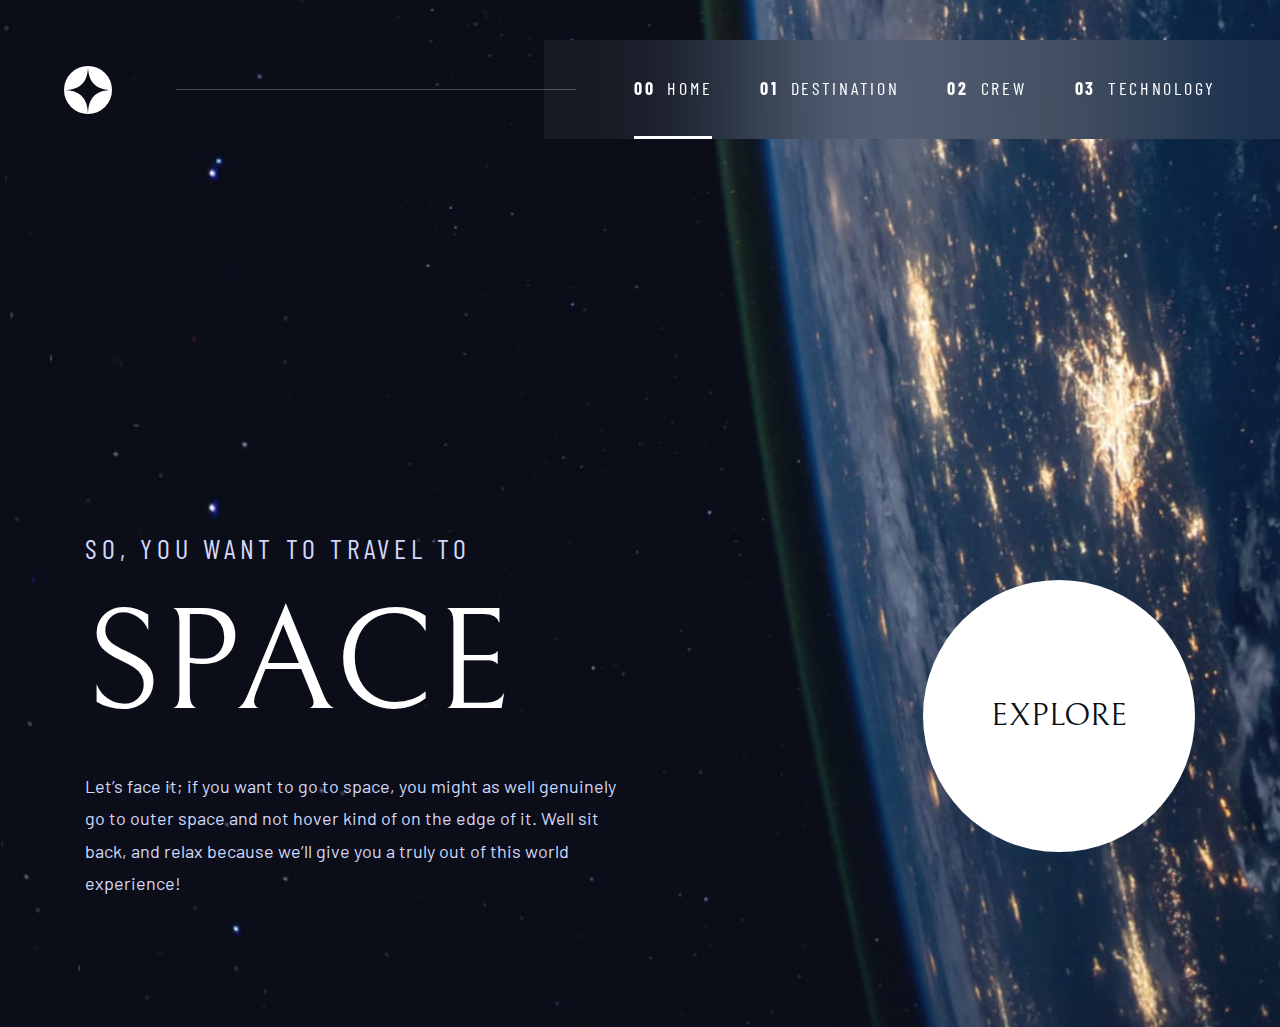
<file: index.html>
<!DOCTYPE html>
<html lang="en">
  <head>
    <meta charset="UTF-8">

    <!-- Google fonts -->
    <link rel="preconnect" href="https://fonts.googleapis.com">
    <link rel="preconnect" href="https://fonts.gstatic.com" crossorigin>
    <link href="https://fonts.googleapis.com/css2?family=Barlow+Condensed:wght@400;700&family=Bellefair&family=Barlow:wght@400;700&display=swap"
            rel="stylesheet">

    <link href="index.css" rel="stylesheet">
    <script src="index.js" defer></script>

    <meta name="viewport" content="width=device-width, initial-scale=1.0">

    <link rel="icon" type="image/png" sizes="32x32" href="./assets/favicon-32x32.png">
    <meta name="description" content="Solution to Frontend Mentor's Space tourism website design challenge.">
    <title>Frontend Mentor | Space tourism website</title>
  </head>
  <body class="home">

    <a class="skip-to-content" href="#main">Skip to content</a>

    <header class="primary-header flex">
      <div class="logo">
        <img src="./assets/shared/logo.svg" alt="space tourism logo" width="48" height="48">
      </div>
      <button class="mobile-nav-toggle" aria-controls="primary-navigation" aria-expanded="false">
        <span class="sr-only">Menu</span></button>
      <nav>
        <ul id="primary-navigation" data-visible="false" class="primary-navigation navigation-list underline-indicators flex">
          <li class="active">
            <a class="ff-sans-cond uppercase text-white letter-spacing-2" href="index.html">
              <span aria-hidden="true">00</span>Home</a>
          </li>
          <li>
            <a class="ff-sans-cond uppercase text-white letter-spacing-2" href="destination.html">
              <span aria-hidden="true">01</span>Destination</a>
          </li>
          <li>
            <a class="ff-sans-cond uppercase text-white letter-spacing-2" href="crew.html">
              <span aria-hidden="true">02</span>Crew</a>
          </li>
          <li>
            <a class="ff-sans-cond uppercase text-white letter-spacing-2" href="technology.html">
              <span aria-hidden="true">03</span>Technology</a>
          </li>
        </ul>
      </nav>
    </header>

    <main id="main" class="max-container">
      <div class="base-container">

        <div class="page-content grid">

          <!-- text -->
          <div class="page-content__text">
            <h1 class="ff-sans-cond fs-500 text-accent uppercase letter-spacing-1">So, you want to travel to <span class="d-block ff-serif fs-900 text-white letter-spacing-0">Space</span></h1>
            <p class="text-accent">Let’s face it; if you want to go to space, you might as well genuinely go to outer space and not hover kind of on the edge of it. Well sit back, and relax because we’ll give you a truly out of this world experience!</p>
          </div>

          <!-- images -->
          <div class="page-content__image">
            <a href="destination.html" class="display-button bg-white text-dark ff-serif uppercase">Explore</a>
          </div>

        </div>
      </div>

    </div>

  </body>
</html>
</file>
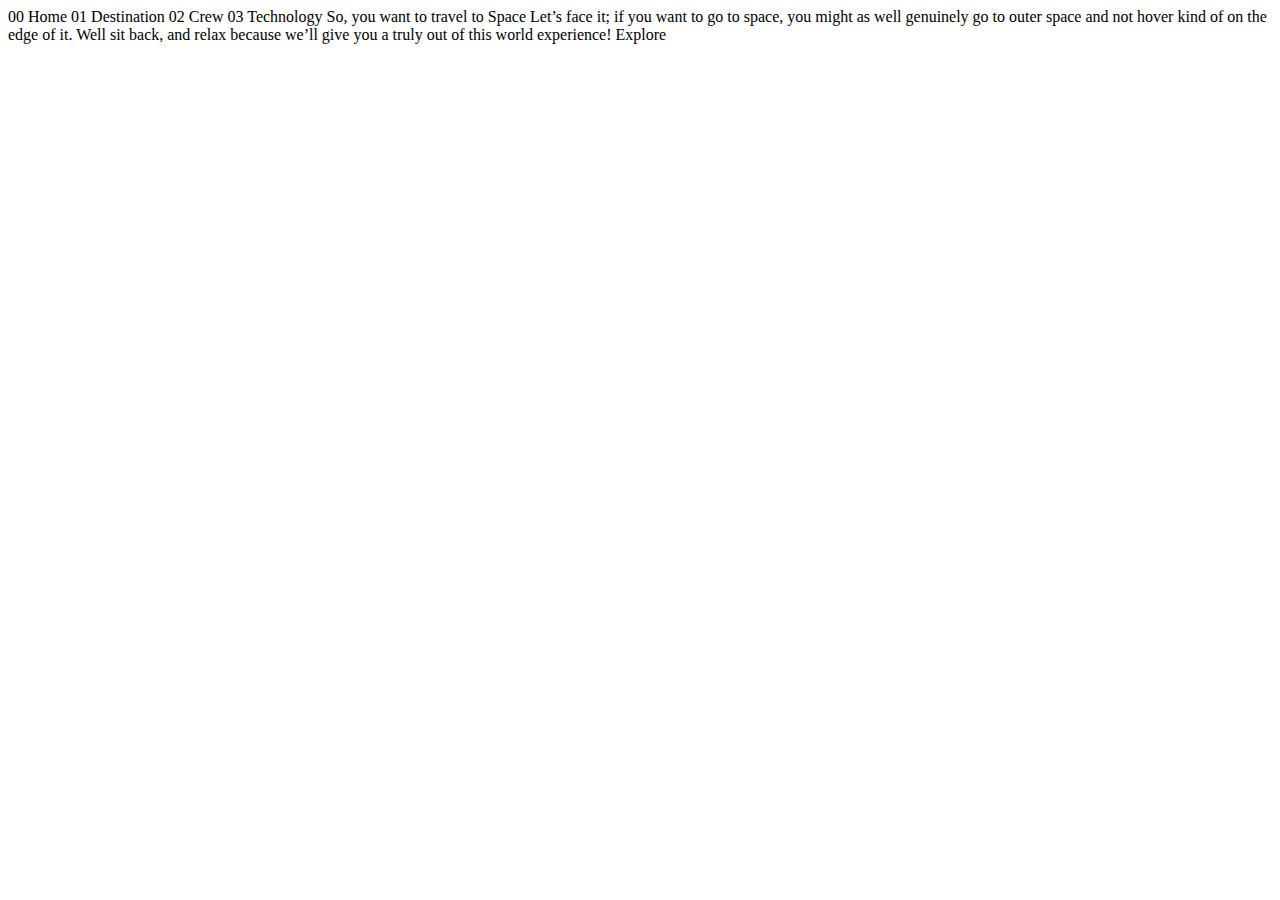
<file: starter-code/index.html>
<!DOCTYPE html>
<html lang="en">
<head>
  <meta charset="UTF-8">
  <meta name="viewport" content="width=device-width, initial-scale=1.0">

  <link rel="icon" type="image/png" sizes="32x32" href="./assets/favicon-32x32.png">
  
  <title>Frontend Mentor | Space tourism website</title>
</head>
<body>

  00 Home
  01 Destination
  02 Crew
  03 Technology

  So, you want to travel to
  Space
  Let’s face it; if you want to go to space, you might as well genuinely go to 
  outer space and not hover kind of on the edge of it. Well sit back, and relax 
  because we’ll give you a truly out of this world experience!

  Explore

</body>
</html>
</file>
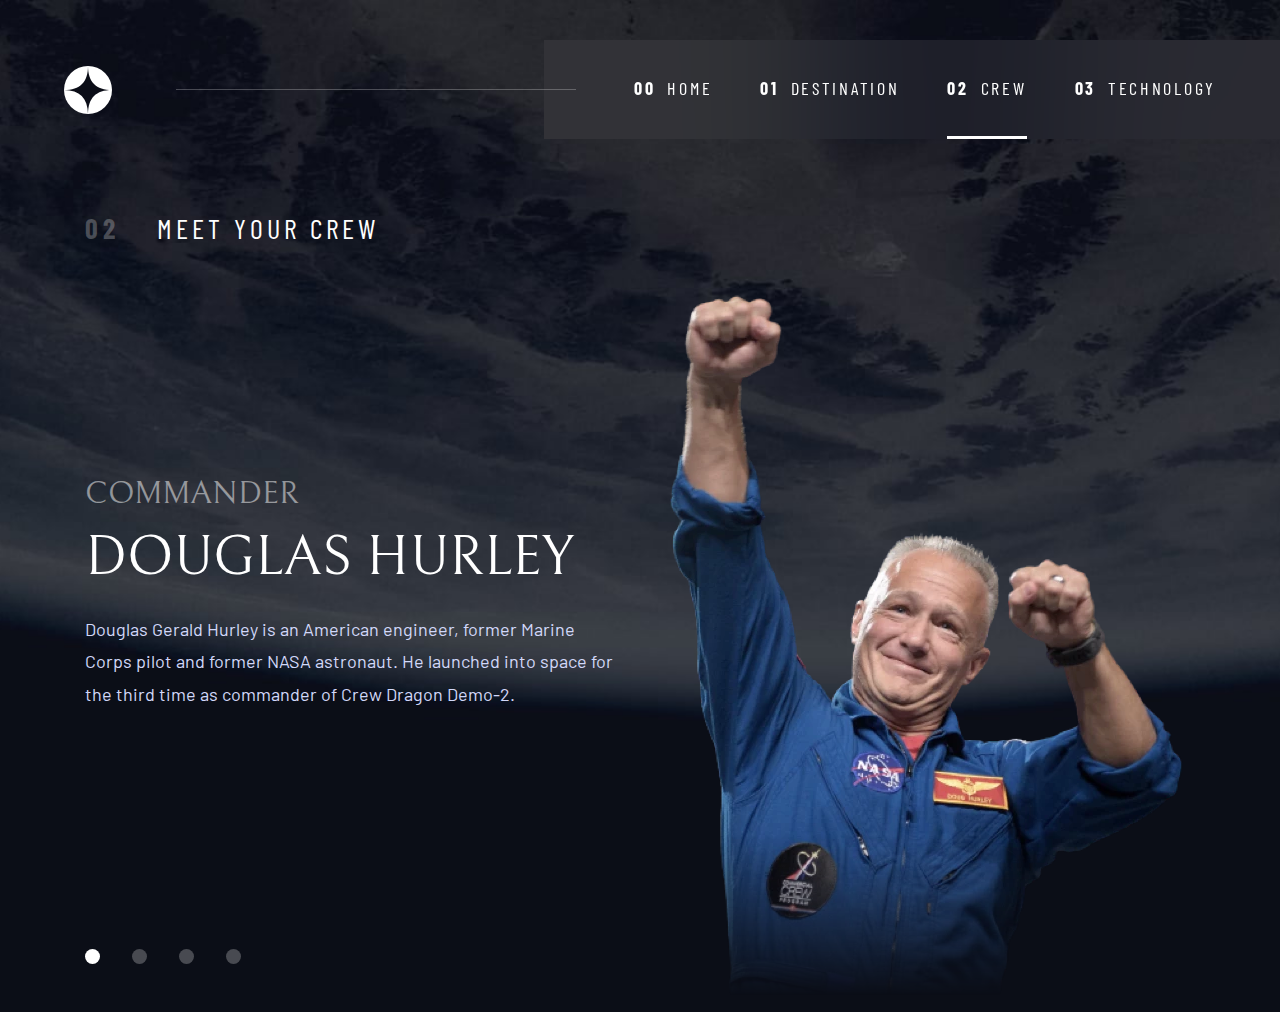
<file: crew.html>
<!DOCTYPE html>
<html lang="en">
  <head>
    <meta charset="UTF-8">

    <!-- Google fonts -->
    <link rel="preconnect" href="https://fonts.googleapis.com">
    <link rel="preconnect" href="https://fonts.gstatic.com" crossorigin>
    <link href="https://fonts.googleapis.com/css2?family=Barlow+Condensed:wght@400;700&family=Bellefair&family=Barlow:wght@400;700&display=swap"
            rel="stylesheet">

    <link href="index.css" rel="stylesheet">
    <script src="index.js" defer></script>

    <meta name="viewport" content="width=device-width, initial-scale=1.0">

    <link rel="icon" type="image/png" sizes="32x32" href="./assets/favicon-32x32.png">
    <meta name="description" content="Solution to Frontend Mentor's Space tourism website design challenge.">
    <title>Frontend Mentor | Space tourism website</title>
  </head>
  <body class="crew">

    <a class="skip-to-content" href="#main">Skip to content</a>

    <header class="primary-header flex">
      <div class="logo">
        <img src="./assets/shared/logo.svg" alt="space tourism logo" width="48" height="48">
      </div>
      <button class="mobile-nav-toggle" aria-controls="primary-navigation" aria-expanded="false">
        <span class="sr-only">Menu</span></button>
      <nav>
        <ul id="primary-navigation" data-visible="false" class="primary-navigation navigation-list underline-indicators flex">
          <li>
            <a class="ff-sans-cond uppercase text-white letter-spacing-2" href="index.html">
              <span aria-hidden="true">00</span>Home</a>
          </li>
          <li>
            <a class="ff-sans-cond uppercase text-white letter-spacing-2" href="destination.html">
              <span aria-hidden="true">01</span>Destination</a>
          </li>
          <li class="active">
            <a class="ff-sans-cond uppercase text-white letter-spacing-2" href="crew.html">
              <span aria-hidden="true">02</span>Crew</a>
          </li>
          <li>
            <a class="ff-sans-cond uppercase text-white letter-spacing-2" href="technology.html">
              <span aria-hidden="true">03</span>Technology</a>
          </li>
        </ul>
      </nav>
    </header>

    <main id="main" class="max-container">
      <div class="base-container">

        <div class="page-title">
          <h1 class="numbered-title">
            <span aria-hidden="true">02</span> Meet your crew</h1>
        </div>

        <div class="page-content grid">

          <!-- text -->
          <div class="page-content__text">

            <!-- commander -->
            <section class="crew-details flow" id="commander-tab" role="tabpanel" tabindex="0">
              <header>
                <h2 class="fs-600 ff-serif uppercase">Commander</h2>
                <p class="fs-700 ff-serif uppercase">Douglas Hurley</p>
              </header>
              <p class="text-accent">Douglas Gerald Hurley is an American engineer, former Marine Corps pilot and former NASA astronaut. He launched into space for the third time as commander of Crew Dragon Demo-2.</p>
            </section>

            <!-- mission specialist -->
            <section hidden class="crew-details flow" id="specialist-tab" role="tabpanel" tabindex="0">
              <header>
                <h2 class="fs-600 ff-serif uppercase">Mission Specialist</h2>
                <p class="fs-700 ff-serif uppercase">Mark Shuttleworth</p>
              </header>
              <p class="text-accent">Mark Richard Shuttleworth is the founder and CEO of Canonical, the company behind the Linux-based Ubuntu operating system. Shuttleworth became the first South African to travel to space as a space tourist.</p>
            </section>

            <!-- pilot -->
            <section hidden class="crew-details flow" id="pilot-tab" role="tabpanel" tabindex="0">
              <header>
                <h2 class="fs-600 ff-serif uppercase">Pilot</h2>
                <p class="fs-700 ff-serif uppercase">Victor Glover</p>
              </header>
              <p class="text-accent">Pilot on the first operational flight of the SpaceX Crew Dragon to the International Space Station. Glover is a commander in the U.S. Navy where he pilots an F/A-18.He was a crew member of Expedition 64, and served as a station systems flight engineer.</p>
            </section>

            <!-- flight engineer -->
            <section hidden class="crew-details flow" id="engineer-tab" role="tabpanel" tabindex="0">
              <header>
                <h2 class="fs-600 ff-serif uppercase">Flight Engineer</h2>
                <p class="fs-700 ff-serif uppercase">Anousheh Ansari</p>
              </header>
              <p class="text-accent">Anousheh Ansari is an Iranian American engineer and co-founder of Prodea Systems. Ansari was the fourth self-funded space tourist, the first self-funded woman to fly to the ISS, and the first Iranian in space.</p>
            </section>

            <!-- tab list -->
            <div class="dot-indicators flex" role="tablist" aria-label="crew member list">
              <button aria-selected="true" role="tab" aria-controls="commander-tab" data-image="commander-image" tabindex="0">
                <span class="sr-only">The commander</span></button>
              <button aria-selected="false" role="tab" aria-controls="specialist-tab" data-image="specialist-image" tabindex="-1">
                <span class="sr-only">The mission specialist</span></button>
              <button aria-selected="false" role="tab" aria-controls="pilot-tab" data-image="pilot-image" tabindex="-1">
                <span class="sr-only">The pilot</span></button>
              <button aria-selected="false" role="tab" aria-controls="engineer-tab" data-image="engineer-image" tabindex="-1">
                <span class="sr-only">The flight engineer</span></button>
            </div>

          </div>

          <!-- images -->
          <div class="page-content__image">
            <picture id="commander-image">
              <source srcset="assets/crew/image-douglas-hurley.webp" type="image/webp">
              <img src="assets/crew/image-douglas-hurley.png" alt="Douglas Hurley" width="514" height="700">
            </picture>
            <picture hidden id="specialist-image">
              <source srcset="assets/crew/image-mark-shuttleworth.webp" type="image/webp">
              <img src="assets/crew/image-mark-shuttleworth.png" alt="Mark Shuttleworth" width="433" height="640" loading="lazy">
            </picture>
            <picture hidden id="pilot-image">
              <source srcset="assets/crew/image-victor-glover.webp" type="image/webp">
              <img src="assets/crew/image-victor-glover.png" alt="Victor Glover" width="549" height="645" loading="lazy">
            </picture>
            <picture hidden id="engineer-image">
              <source srcset="assets/crew/image-anousheh-ansari.webp" type="image/webp">
              <img src="assets/crew/image-anousheh-ansari.png" alt="Anousheh Ansari" width="575" height="602" loading="lazy">
            </picture>
          </div>

        </div>

      </div>
    </main>

  </body>
</html>
</file>
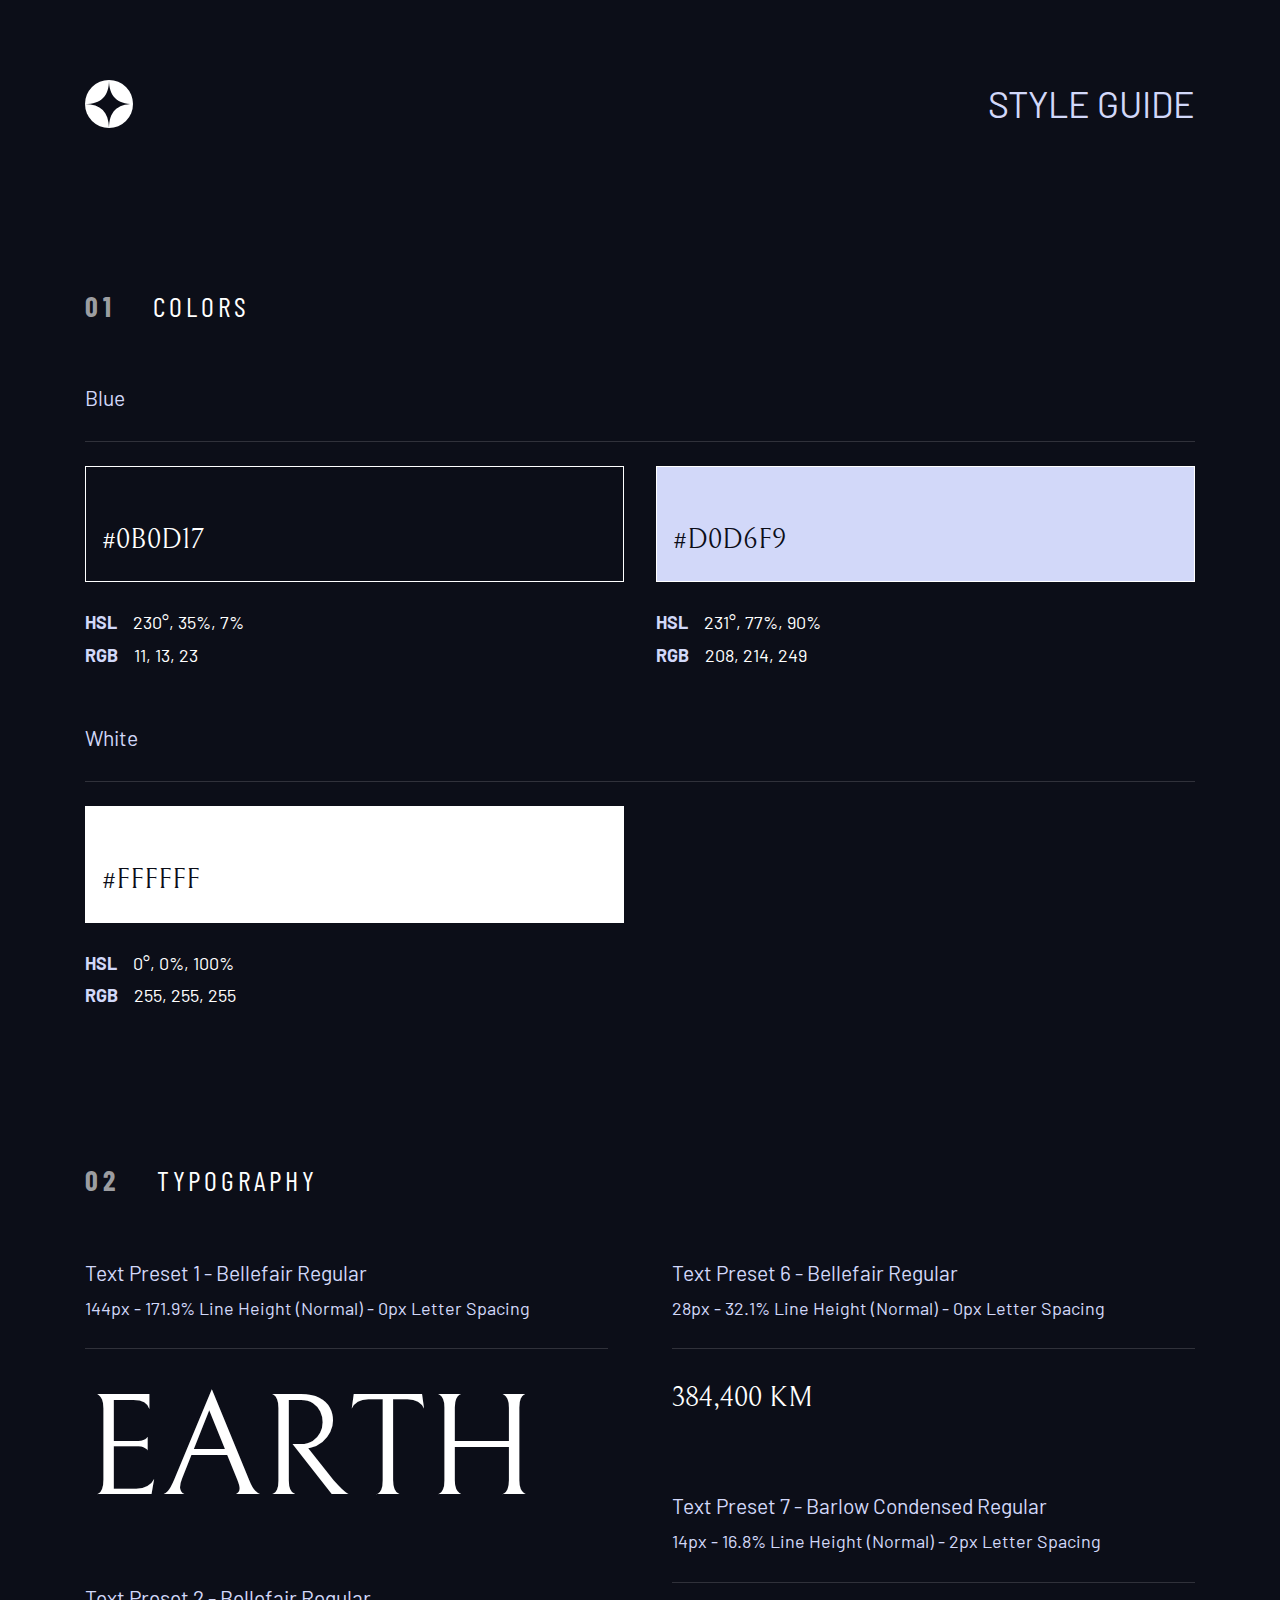
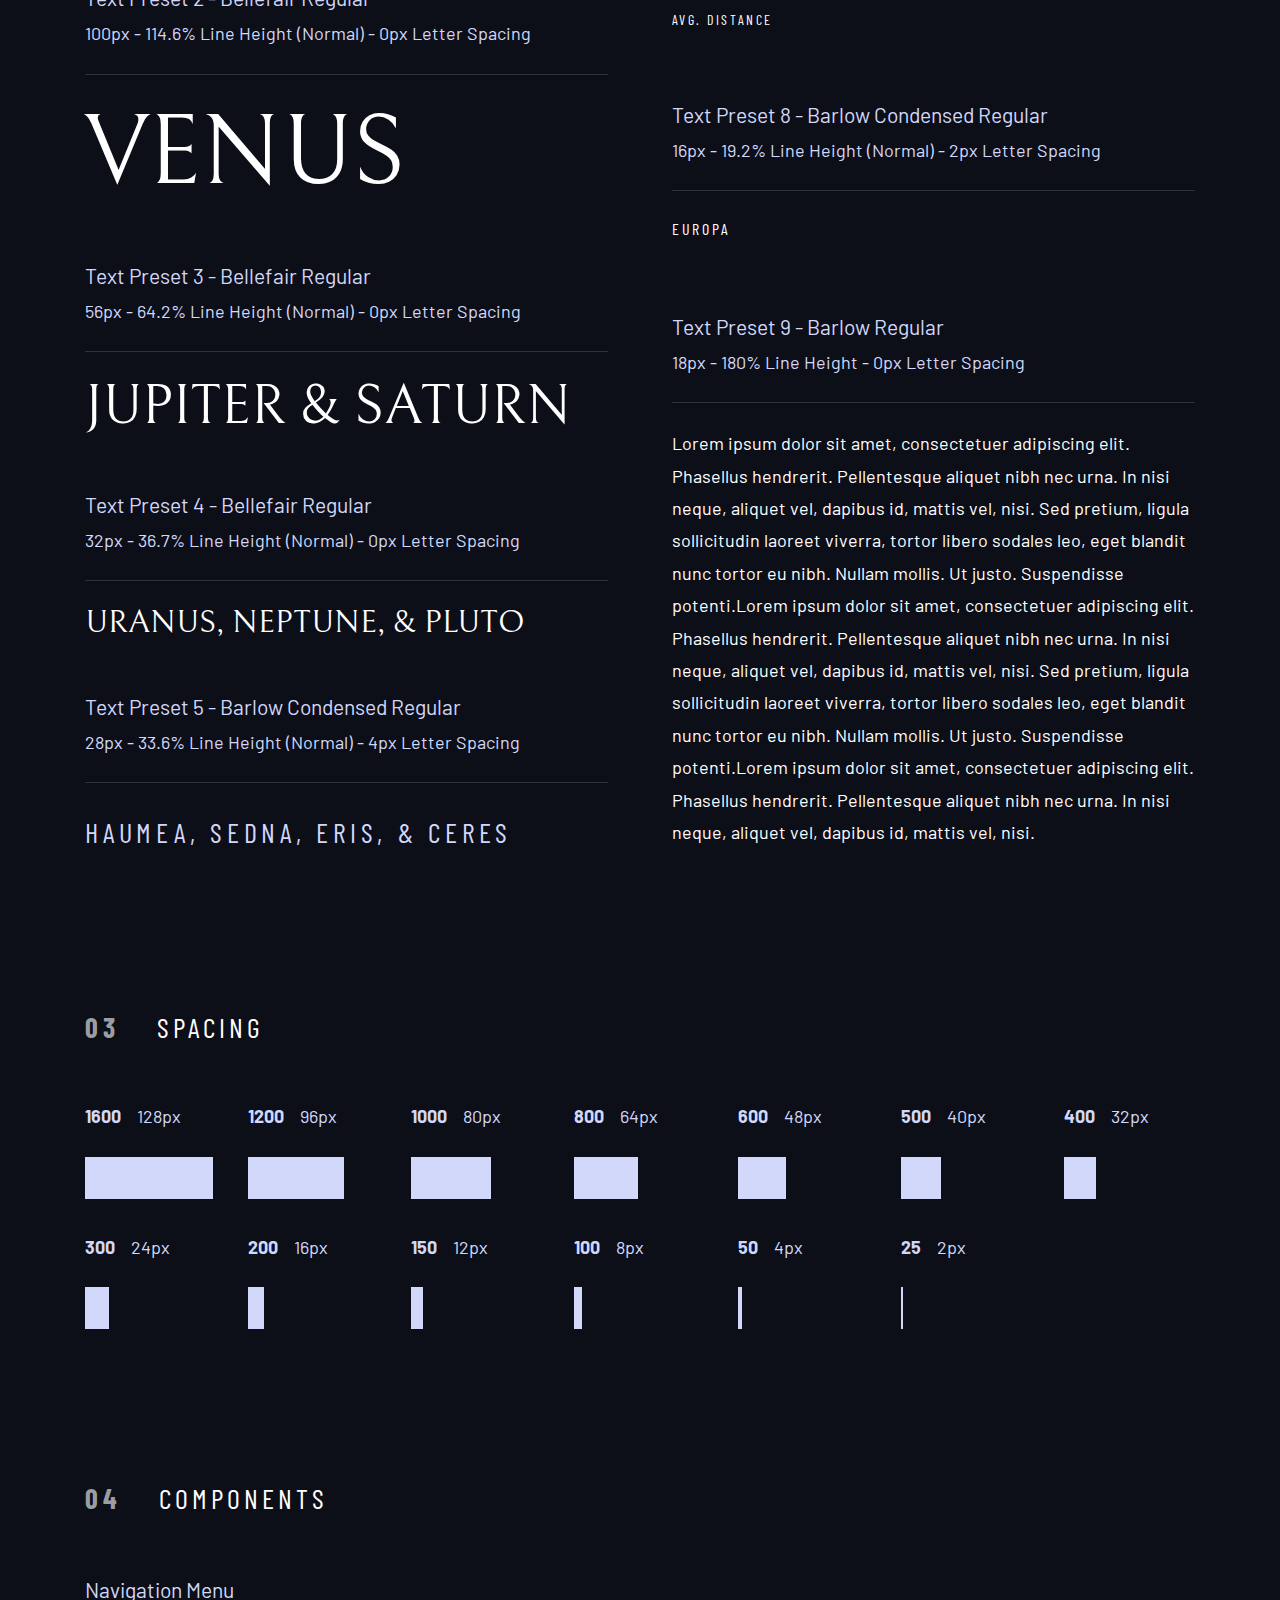
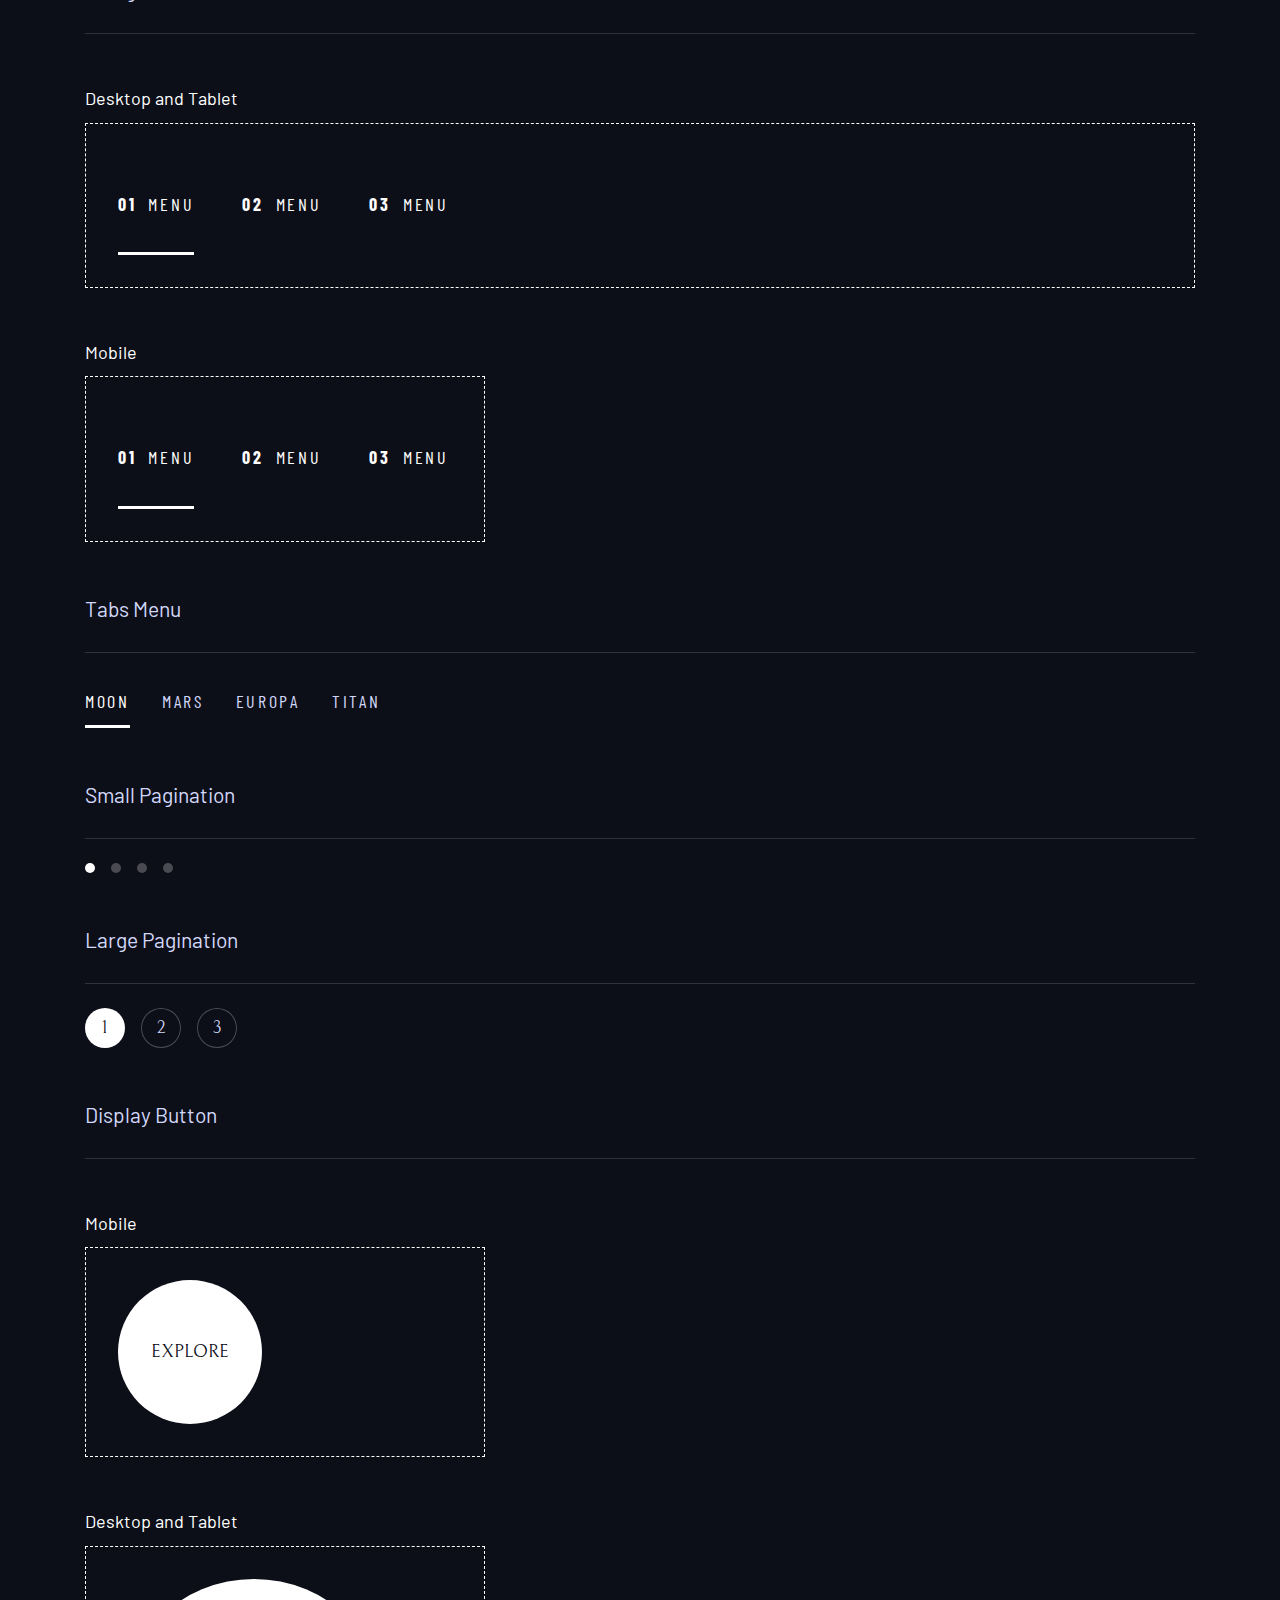
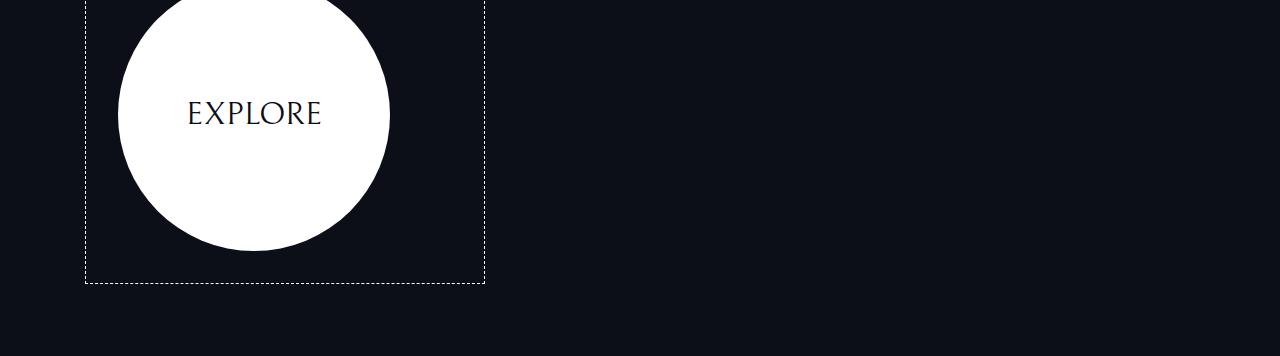
<file: design-system.html>
<!DOCTYPE html>
<html lang="en">
  <head>
    <meta charset="UTF-8">

    <!-- Google fonts -->
    <link rel="preconnect" href="https://fonts.googleapis.com">
    <link rel="preconnect" href="https://fonts.gstatic.com" crossorigin>
    <link href="https://fonts.googleapis.com/css2?family=Barlow+Condensed:wght@400;700&family=Bellefair&family=Barlow:wght@400;700&display=swap"
            rel="stylesheet">

    <link href="./index.css" rel="stylesheet">
    <script defer src="./index.js"></script>

    <meta name="viewport" content="width=device-width, initial-scale=1.0">
    <meta name="description" content="Solution to Frontend Mentor's Space tourism website design challenge.">
    <title>Frontend Mentor | Space tourism website | Design system</title>
  </head>
  <body class="design-system">

    <header class="section flex" style="width: 100%; justify-content: space-between; align-items: center">
      <div>
        <img src="./assets/shared/logo.svg" alt="space tourism logo" width="48" height="48">
      </div>
      <h1 class="uppercase text-accent">Style Guide</h1>
    </header>

    <main>

      <!-- Section - Colors -->
      <section class="section flow" style="--flow-space: 3rem;" id="colors">
        <h2 class="numbered-title">
          <span>01</span> Colors</h2>

        <div>
          <div class="subsection__heading">
            <h3 class="text-accent">Blue</h3>
          </div>

          <div class="grid grid-auto-cols" style="--col-min-size: 12rem; --gap: 2rem;">
            <div class="flow" style="flex-grow: 1; --flow-space: 1.5rem;">
              <div class="color-swatch bg-dark text-white ff-serif fs-500">#0B0D17</div>
              <div>
                <p class="label-value-pair">
                  <span class="text-accent">HSL</span>
                  <span>230&deg;, 35%, 7%</span></p>
                <p class="label-value-pair">
                  <span class="text-accent">RGB</span>
                  <span>11, 13, 23</span></p>
              </div>
            </div>
            <div class="flow" style="flex-grow: 1; --flow-space: 1.5rem;">
              <div class="color-swatch bg-accent text-dark ff-serif fs-500" style="">#D0D6F9</div>
              <div>
                <p class="label-value-pair">
                  <span class="text-accent">HSL</span>
                  <span>231&deg;, 77%, 90%</span></p>
                <p class="label-value-pair">
                  <span class="text-accent">RGB</span>
                  <span>208, 214, 249</span></p>
              </div>
            </div>
          </div>
        </div>

        <div>
          <div class="subsection__heading">
            <h3 class="text-accent">White</h3>
          </div>
          <div class="flow" style="flex-grow: 1; --flow-space: 1.5rem; max-width: calc(50% - 1rem);">
            <div class="color-swatch bg-white text-dark ff-serif fs-500">#FFFFFF</div>
            <div>
              <p class="label-value-pair">
                <span class="text-accent">HSL</span>
                <span>0&deg;, 0%, 100%</span></p>
              <p class="label-value-pair">
                <span class="text-accent">RGB</span>
                <span>255, 255, 255</span></p>
            </div>
          </div>
        </div>

      </section>

      <!-- Section - Typography -->
      <section class="section flow" style="--flow-space: 3rem;" id="typography">
        <h2 class="numbered-title">
          <span>02</span> Typography</h2>

        <div class="grid grid-auto-cols" style="--col-min-size: 28rem; --gap: 4rem;">

          <!-- Typography - column 1 -->
          <div class="flow" style="flex-basis: 100% --flow-space: 4rem;">

            <div>
              <div class="subsection__heading">
                <h3 class="text-accent">Text Preset 1 - Bellefair Regular</h3>
                <p class="text-accent">144px - 171.9% Line Height (Normal) - 0px Letter Spacing</p>
              </div>
              <p class="fs-900 ff-serif uppercase">Earth</p>
            </div>

            <div>
              <div class="subsection__heading">
                <h3 class="text-accent">Text Preset 2 - Bellefair Regular</h3>
                <p class="text-accent">100px - 114.6% Line Height (Normal) - 0px Letter Spacing</p>
              </div>
              <p class="fs-800 ff-serif uppercase">Venus</p>
            </div>

            <div>
              <div class="subsection__heading">
                <h3 class="text-accent">Text Preset 3 - Bellefair Regular</h3>
                <p class="text-accent">56px - 64.2% Line Height (Normal) - 0px Letter Spacing</p>
              </div>
              <p class="fs-700 ff-serif uppercase">Jupiter &amp; Saturn</p>
            </div>

            <div>
              <div class="subsection__heading">
                <h3 class="text-accent">Text Preset 4 - Bellefair Regular</h3>
                <p class="text-accent">32px - 36.7% Line Height (Normal) - 0px Letter Spacing</p>
              </div>
              <p class="fs-600 ff-serif uppercase">Uranus, Neptune, &amp; Pluto</p>
            </div>

            <div>
              <div class="subsection__heading">
                <h3 class="text-accent">Text Preset 5 - Barlow Condensed Regular</h3>
                <p class="text-accent">28px - 33.6% Line Height (Normal) - 4px Letter Spacing</p>
              </div>
              <p class="fs-500 ff-sans-cond uppercase letter-spacing-1 text-accent">Haumea, Sedna, Eris, &amp; Ceres</p>
            </div>
          </div>

          <!-- Typography - column 2 -->
          <div class="flow" style="flex-basis: 100%; --flow-space: 4rem;">
            <div>
              <div class="subsection__heading">
                <h3 class="text-accent">Text Preset 6 - Bellefair Regular</h3>
                <p class="text-accent">28px - 32.1% Line Height (Normal) - 0px Letter Spacing</p>
              </div>
              <p class="fs-500 ff-serif uppercase">384,400 km</p>
            </div>
            <div>
              <div class="subsection__heading">
                <h3 class="text-accent">Text Preset 7 - Barlow Condensed Regular</h3>
                <p class="text-accent">14px - 16.8% Line Height (Normal) - 2px Letter Spacing</p>
              </div>
              <p class="fs-200 ff-sans-cond uppercase letter-spacing-3">Avg. Distance</p>
            </div>
            <div>
              <div class="subsection__heading">
                <h3 class="text-accent">Text Preset 8 - Barlow Condensed Regular</h3>
                <p class="text-accent">16px - 19.2% Line Height (Normal) - 2px Letter Spacing</p>
              </div>
              <p class="fs-300 ff-sans-cond uppercase letter-spacing-2">Europa</p>
            </div>
            <div>
              <div class="subsection__heading">
                <h3 class="text-accent">Text Preset 9 - Barlow Regular</h3>
                <p class="text-accent">18px - 180% Line Height - 0px Letter Spacing</p>
              </div>
              <p>Lorem ipsum dolor sit amet, consectetuer adipiscing elit. Phasellus hendrerit. Pellentesque aliquet nibh nec urna. In nisi neque, aliquet vel, dapibus id, mattis vel, nisi. Sed pretium, ligula sollicitudin laoreet viverra, tortor libero sodales leo, eget blandit nunc tortor eu nibh. Nullam mollis. Ut justo. Suspendisse potenti.Lorem ipsum dolor sit amet, consectetuer adipiscing elit. Phasellus hendrerit. Pellentesque aliquet nibh nec urna. In nisi neque, aliquet vel, dapibus id, mattis vel, nisi. Sed pretium, ligula sollicitudin laoreet viverra, tortor libero sodales leo, eget blandit nunc tortor eu nibh. Nullam mollis. Ut justo. Suspendisse potenti.Lorem ipsum dolor sit amet, consectetuer adipiscing elit. Phasellus hendrerit. Pellentesque aliquet nibh nec urna. In nisi neque, aliquet vel, dapibus id, mattis vel, nisi.</p>
            </div>
          </div>
        </div>
      </section>

      <!-- Section - Spacing -->
      <section class="section flow" style="--flow-space: 3rem;" id="spacing">
        <h2 class="numbered-title">
          <span aria-hidden="true">03</span> Spacing</h2>

        <div class="grid grid-auto-cols" style="--col-min-size: 8rem; --gap: 2rem;">
          <div class="flow" style="--flow-space: 1.5rem;">
            <div class="label-value-pair text-accent">
              <span>1600</span>
              <span>128px</span></div>
            <div class="box bg-accent w-1600"></div>
          </div>

          <div class="flow" style="--flow-space: 1.5rem;">
            <div class="label-value-pair text-accent">
              <span>1200</span>
              <span>96px</span></div>
            <div class="box bg-accent w-1200"></div>
          </div>

          <div class="flow" style="--flow-space: 1.5rem;">
            <div class="label-value-pair text-accent">
              <span>1000</span>
              <span>80px</span></div>
            <div class="box bg-accent w-1000"></div>
          </div>

          <div class="flow" style="--flow-space: 1.5rem;">
            <div class="label-value-pair text-accent">
              <span>800</span>
              <span>64px</span></div>
            <div class="box bg-accent w-800"></div>
          </div>

          <div class="flow" style="--flow-space: 1.5rem;">
            <div class="label-value-pair text-accent">
              <span>600</span>
              <span>48px</span></div>
            <div class="box bg-accent w-600"></div>
          </div>

          <div class="flow" style="--flow-space: 1.5rem;">
            <div class="label-value-pair text-accent">
              <span>500</span>
              <span>40px</span></div>
            <div class="box bg-accent w-500"></div>
          </div>

          <div class="flow" style="--flow-space: 1.5rem;">
            <div class="label-value-pair text-accent">
              <span>400</span>
              <span>32px</span></div>
            <div class="box bg-accent w-400"></div>
          </div>

          <div class="flow" style="--flow-space: 1.5rem;">
            <div class="label-value-pair text-accent">
              <span>300</span>
              <span>24px</span></div>
            <div class="box bg-accent w-300"></div>
          </div>

          <div class="flow" style="--flow-space: 1.5rem;">
            <div class="label-value-pair text-accent">
              <span>200</span>
              <span>16px</span></div>
            <div class="box bg-accent w-200"></div>
          </div>

          <div class="flow" style="--flow-space: 1.5rem;">
            <div class="label-value-pair text-accent">
              <span>150</span>
              <span>12px</span></div>
            <div class="box bg-accent w-150"></div>
          </div>

          <div class="flow" style="--flow-space: 1.5rem;">
            <div class="label-value-pair text-accent">
              <span>100</span>
              <span>8px</span></div>
            <div class="box bg-accent w-100"></div>
          </div>

          <div class="flow" style="--flow-space: 1.5rem;">
            <div class="label-value-pair text-accent">
              <span>50</span>
              <span>4px</span></div>
            <div class="box bg-accent w-50"></div>
          </div>

          <div class="flow" style="--flow-space: 1.5rem;">
            <div class="label-value-pair text-accent">
              <span>25</span>
              <span>2px</span></div>
            <div class="box bg-accent w-25"></div>
          </div>
        </div>

      </section>

      <!-- Section - Components -->
      <section class="section flow" style="--flow-space: 3rem;" id="components">
        <h2 class="numbered-title">
          <span aria-hidden="true">04</span> Components</h2>

        <!-- Navigation Menu -->
        <div class="flow" style="--flow-space: 3rem;" id="navigation-menu">
          <div class="subsection__heading">
            <h3 class="text-accent">Navigation Menu</h3>
          </div>

          <div id="navigation-menu--tablet">
            <h4>Desktop and Tablet</h4>
            <div class="inner-section">
              <ul class="navigation-list underline-indicators flex">
                <li class="active">
                  <a class="ff-sans-cond uppercase text-white letter-spacing-2" href="#">
                    <span aria-hidden="true">01</span>Menu</a>
                </li>
                <li>
                  <a class="ff-sans-cond uppercase text-white letter-spacing-2" href="#">
                    <span aria-hidden="true">02</span>Menu</a>
                </li>
                <li>
                  <a class="ff-sans-cond uppercase text-white letter-spacing-2" href="#">
                    <span aria-hidden="true">03</span>Menu</a>
                </li>
              </ul>
            </div>
          </div>

          <div id="navigation-menu--mobile">
            <h4>Mobile</h4>
            <div class="inner-section" style="max-width: 400px">
              <ul class="navigation-list underline-indicators flex">
                <li class="active">
                  <a class="ff-sans-cond uppercase text-white letter-spacing-2" href="#">
                    <span aria-hidden="true">01</span>Menu</a>
                </li>
                <li>
                  <a class="ff-sans-cond uppercase text-white letter-spacing-2" href="#">
                    <span aria-hidden="true">02</span>Menu</a>
                </li>
                <li>
                  <a class="ff-sans-cond uppercase text-white letter-spacing-2" href="#">
                    <span aria-hidden="true">03</span>Menu</a>
                </li>
              </ul>
            </div>
          </div>

        </div>

        <!-- Tabs Menu -->
        <div>
          <div class="subsection__heading">
            <h3 class="text-accent">Tabs Menu</h3>
          </div>
          <div class="tab-list underline-indicators flex" role="tablist">
            <button aria-selected="true" role="tab" class="uppercase ff-sans-cond bg-transparent text-accent letter-spacing-2">Moon</button>
            <button aria-selected="false" role="tab" class="uppercase ff-sans-cond bg-transparent text-accent letter-spacing-2">Mars</button>
            <button aria-selected="false" role="tab" class="uppercase ff-sans-cond bg-transparent text-accent letter-spacing-2">Europa</button>
            <button aria-selected="false" role="tab" class="uppercase ff-sans-cond bg-transparent text-accent letter-spacing-2">Titan</button>
          </div>
        </div>

        <!-- Small Pagination -->
        <div>
          <div class="subsection__heading">
            <h3 class="text-accent">Small Pagination</h3>
          </div>
          <div class="dot-indicators flex" role="tablist">
            <button aria-selected="true" role="tab">
              <span class="sr-only">Slide title</span></button>
            <button aria-selected="false" role="tab">
              <span class="sr-only">Slide title</span></button>
            <button aria-selected="false" role="tab">
              <span class="sr-only">Slide title</span></button>
            <button aria-selected="false" role="tab">
              <span class="sr-only">Slide title</span></button>
          </div>
        </div>

        <!-- Large Pagination -->
        <div>
          <div class="subsection__heading">
            <h3 class="text-accent">Large Pagination</h3>
          </div>
          <div class="number-indicators flex" role="tablist">
            <button aria-selected="true" role="tab" class="ff-serif bg-dark text-accent">1</button>
            <button aria-selected="false" role="tab" class="ff-serif bg-dark text-accent">2</button>
            <button aria-selected="false" role="tab" class="ff-serif bg-dark text-accent">3</button>
          </div>
        </div>

        <!-- Display Button -->
        <div class="flow" style="--flow-space: 3rem;" id="display-button">
          <div class="subsection__heading">
            <h3 class="text-accent">Display Button</h3>
          </div>

          <div id="display-button--mobile">
            <h4>Mobile</h4>
            <div class="inner-section" style="max-width: 400px">
              <a href="#" class="display-button bg-white text-dark ff-serif fs-600 uppercase">Explore</a>
            </div>
          </div>

          <div id="display-button--tablet">
            <h4>Desktop and Tablet</h4>
            <div class="inner-section" style="max-width: 400px">
              <a href="#" class="display-button bg-white text-dark ff-serif fs-600 uppercase" style="--button-size: 17rem; --button-font-size: 2rem">Explore</a>
            </div>
          </div>
        </div>

      </div>
    </section>

  </body>
</html>
</file>
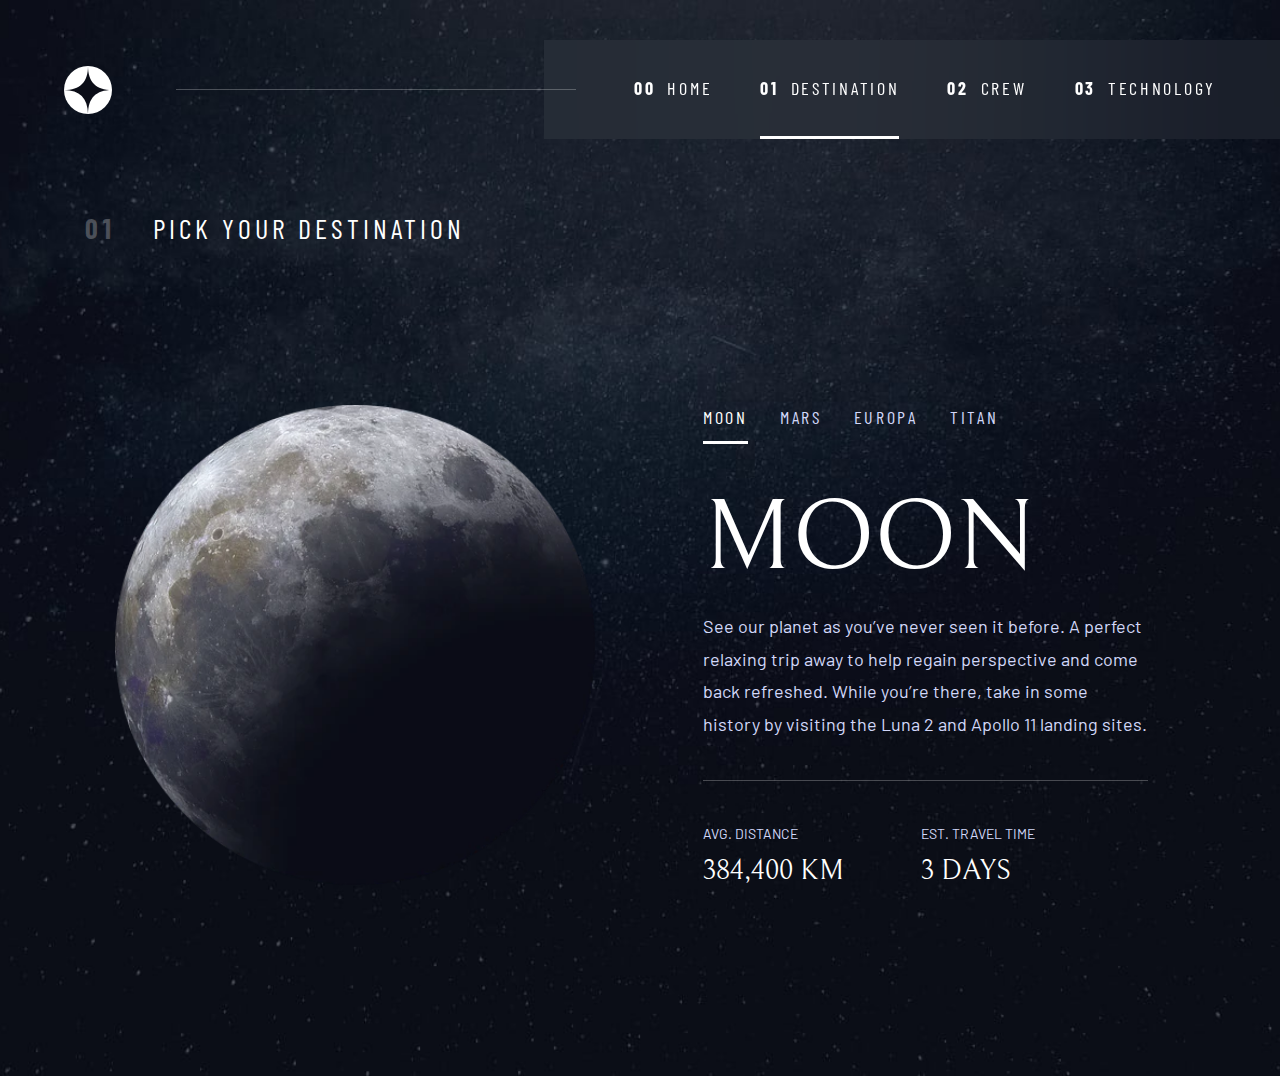
<file: destination.html>
<!DOCTYPE html>
<html lang="en">
  <head>
    <meta charset="UTF-8">

    <!-- Google fonts -->
    <link rel="preconnect" href="https://fonts.googleapis.com">
    <link rel="preconnect" href="https://fonts.gstatic.com" crossorigin>
    <link href="https://fonts.googleapis.com/css2?family=Barlow+Condensed:wght@400;700&family=Bellefair&family=Barlow:wght@400;700&display=swap"
            rel="stylesheet">

    <link href="index.css" rel="stylesheet">
    <script src="index.js" defer></script>

    <meta name="viewport" content="width=device-width, initial-scale=1.0">

    <link rel="icon" type="image/png" sizes="32x32" href="./assets/favicon-32x32.png">
    <meta name="description" content="Solution to Frontend Mentor's Space tourism website design challenge.">
    <title>Frontend Mentor | Space tourism website</title>
  </head>
  <body class="destination">

    <a class="skip-to-content" href="#main">Skip to content</a>

    <header class="primary-header flex">
      <div class="logo">
        <img src="./assets/shared/logo.svg" alt="space tourism logo" width="48" height="48">
      </div>
      <button class="mobile-nav-toggle" aria-controls="primary-navigation" aria-expanded="false">
        <span class="sr-only">Menu</span></button>
      <nav>
        <ul id="primary-navigation" data-visible="false" class="primary-navigation navigation-list underline-indicators flex">
          <li>
            <a class="ff-sans-cond uppercase text-white letter-spacing-2" href="index.html">
              <span aria-hidden="true">00</span>Home</a>
          </li>
          <li class="active">
            <a class="ff-sans-cond uppercase text-white letter-spacing-2" href="destination.html">
              <span aria-hidden="true">01</span>Destination</a>
          </li>
          <li>
            <a class="ff-sans-cond uppercase text-white letter-spacing-2" href="crew.html">
              <span aria-hidden="true">02</span>Crew</a>
          </li>
          <li>
            <a class="ff-sans-cond uppercase text-white letter-spacing-2" href="technology.html">
              <span aria-hidden="true">03</span>Technology</a>
          </li>
        </ul>
      </nav>
    </header>

    <main id="main" class="max-container">
      <div class="base-container">

        <div class="page-title">
          <h1 class="numbered-title">
            <span aria-hidden="true">01</span> Pick your destination</h1>
        </div>

        <div class="page-content grid">

          <!-- images -->
          <div class="page-content__image">
            <picture id="moon-image">
              <source srcset="assets/destination/image-moon.webp" type="image/webp">
              <img src="assets/destination/image-moon.png" alt="the moon" width="445" height="445">
            </picture>
            <picture hidden id="mars-image">
              <source srcset="assets/destination/image-mars.webp" type="image/webp">
              <img src="assets/destination/image-mars.png" alt="the planet mars" width="445" height="445" loading="lazy">
            </picture>
            <picture hidden id="europa-image">
              <source srcset="assets/destination/image-europa.webp" type="image/webp">
              <img src="assets/destination/image-europa.png" alt="the planet europa" width="445" height="445" loading="lazy">
            </picture>
            <picture hidden id="titan-image">
              <source srcset="assets/destination/image-titan.webp" type="image/webp">
              <img src="assets/destination/image-titan.png" alt="the moon titan" width="445" height="445" loading="lazy">
            </picture>
          </div>

          <!-- text -->
          <div class="page-content__text">

            <!-- tab list -->
            <div class="tab-list underline-indicators flex" role="tablist" aria-label="destination list">
              <button aria-selected="true" role="tab" aria-controls="moon-tab" class="uppercase ff-sans-cond text-accent letter-spacing-2 bg-transparent" tabindex="0" data-image="moon-image">Moon</button>
              <button aria-selected="false" role="tab" aria-controls="mars-tab" class="uppercase ff-sans-cond text-accent letter-spacing-2 bg-transparent" tabindex="-1" data-image="mars-image">Mars</button>
              <button aria-selected="false" role="tab" aria-controls="europa-tab" class="uppercase ff-sans-cond text-accent letter-spacing-2 bg-transparent" tabindex="-1" data-image="europa-image">Europa</button>
              <button aria-selected="false" role="tab" aria-controls="titan-tab" class="uppercase ff-sans-cond text-accent letter-spacing-2 bg-transparent" tabindex="-1" data-image="titan-image">Titan</button>
            </div>

            <!-- The moon -->
            <section class="destination-info flow" id="moon-tab" tabindex="0" role="tabpanel">
              <h2 class="uppercase ff-serif fs-800">Moon</h2>
              <p class="text-accent">See our planet as you’ve never seen it before. A perfect relaxing trip away to help regain perspective and come back refreshed. While you’re there, take in some history by visiting the Luna 2 and Apollo 11 landing sites.</p>

              <div class="destination-meta flex">
                <div>
                  <h3 class="text-accent fs-200 uppercase">Avg. distance</h3>
                  <p class="ff-serif uppercase">384,400 km</p>
                </div>
                <div>
                  <h3 class="text-accent fs-200 uppercase">Est. travel time</h3>
                  <p class="ff-serif uppercase">3 days</p>
                </div>
              </div>
            </section>

            <!-- Mars -->
            <section hidden class="destination-info flow" id="mars-tab" tabindex="0" role="tabpanel">
              <h2 class="uppercase ff-serif fs-800">Mars</h2>
              <p class="text-accent">Don’t forget to pack your hiking boots. You’ll need them to tackle Olympus Mons, the tallest planetary mountain in our solar system. It’s two and a half times the size of Everest!</p>

              <div class="destination-meta flex">
                <div>
                  <h3 class="text-accent fs-200 uppercase">Avg. distance</h3>
                  <p class="ff-serif uppercase">225 mil. km</p>
                </div>
                <div>
                  <h3 class="text-accent fs-200 uppercase">Est. travel time</h3>
                  <p class="ff-serif uppercase">9 months</p>
                </div>
              </div>
            </section>

            <!-- Europa -->
            <section hidden class="destination-info flow" id="europa-tab" tabindex="0" role="tabpanel">
              <h2 class="uppercase ff-serif fs-800">Europa</h2>
              <p class="text-accent">The smallest of the four Galilean moons orbiting Jupiter, Europa is a winter lover’s dream. With an icy surface, it’s perfect for a bit of ice skating, curling, hockey, or simple relaxation in your snug wintery cabin.</p>

              <div class="destination-meta flex">
                <div>
                  <h3 class="text-accent fs-200 uppercase">Avg. distance</h3>
                  <p class="ff-serif uppercase">628 mil. km</p>
                </div>
                <div>
                  <h3 class="text-accent fs-200 uppercase">Est. travel time</h3>
                  <p class="ff-serif uppercase">3 years</p>
                </div>
              </div>
            </section>

            <!-- Titan -->
            <section hidden class="destination-info flow" id="titan-tab" tabindex="0" role="tabpanel">
              <h2 class="uppercase ff-serif fs-800">Titan</h2>
              <p class="text-accent">The only moon known to have a dense atmosphere other than Earth, Titan is a home away from home (just a few hundred degrees colder!). As a bonus, you get striking views of the Rings of Saturn.</p>

              <div class="destination-meta flex">
                <div>
                  <h3 class="text-accent fs-200 uppercase">Avg. distance</h3>
                  <p class="ff-serif uppercase">1.6 bil. km</p>
                </div>
                <div>
                  <h3 class="text-accent fs-200 uppercase">Est. travel time</h3>
                  <p class="ff-serif uppercase">7 years</p>
                </div>
              </div>
            </section>
          </div>
        </div>

      </div>
    </main>

  </body>
</html>
</file>
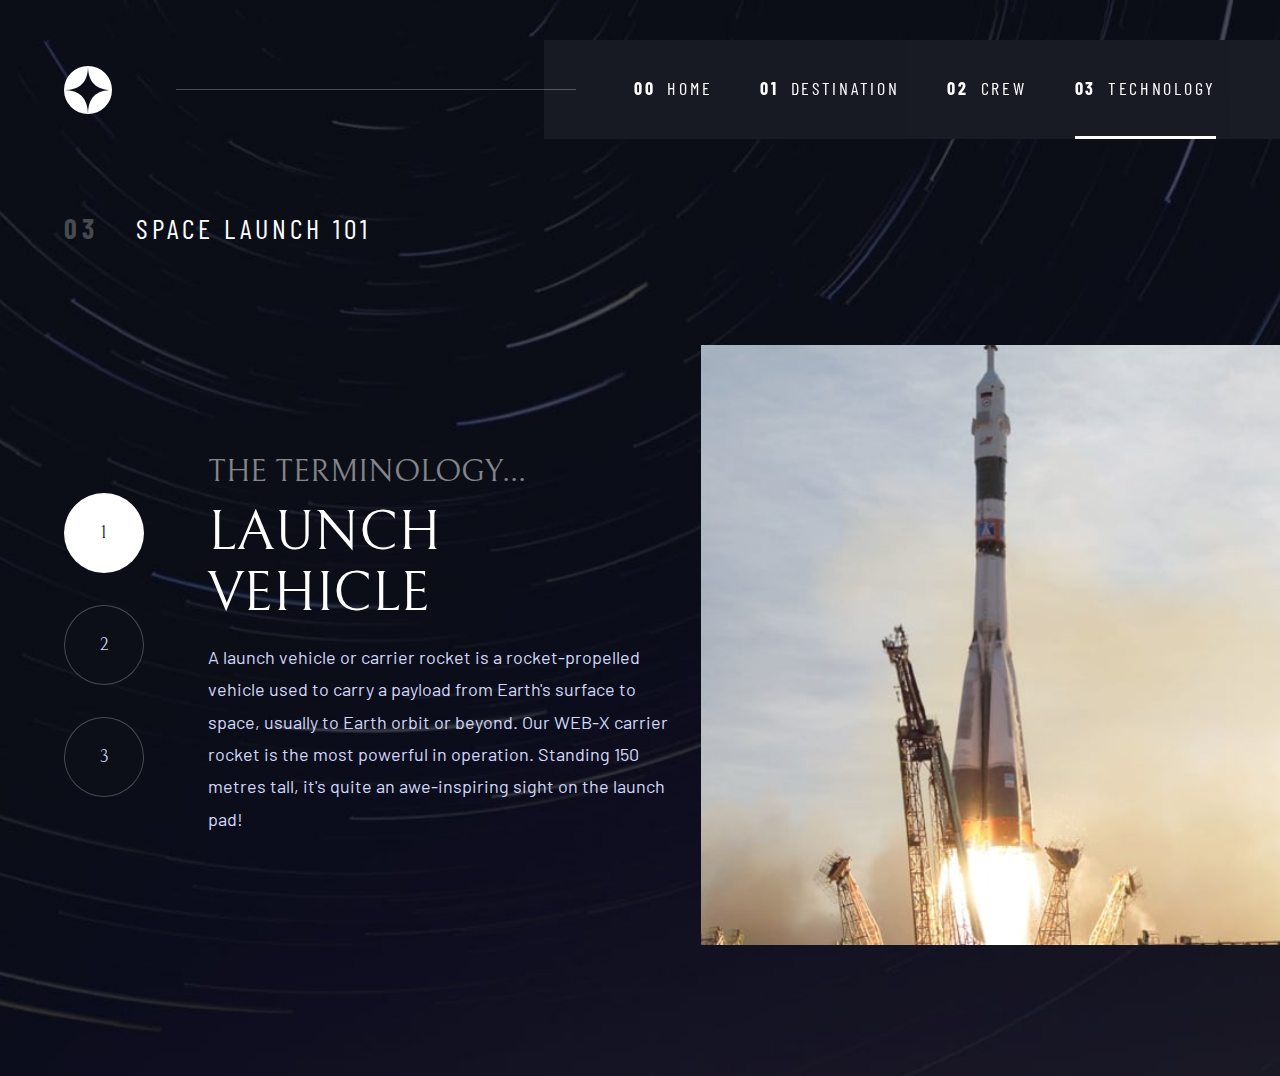
<file: technology.html>
<!DOCTYPE html>
<html lang="en">
  <head>
    <meta charset="UTF-8">

    <!-- Google fonts -->
    <link rel="preconnect" href="https://fonts.googleapis.com">
    <link rel="preconnect" href="https://fonts.gstatic.com" crossorigin>
    <link href="https://fonts.googleapis.com/css2?family=Barlow+Condensed:wght@400;700&family=Bellefair&family=Barlow:wght@400;700&display=swap"
            rel="stylesheet">

    <link href="index.css" rel="stylesheet">
    <script src="index.js" defer></script>

    <meta name="viewport" content="width=device-width, initial-scale=1.0">

    <link rel="icon" type="image/png" sizes="32x32" href="./assets/favicon-32x32.png">
    <meta name="description" content="Solution to Frontend Mentor's Space tourism website design challenge.">
    <title>Frontend Mentor | Space tourism website</title>
  </head>
  <body class="technology">

    <a class="skip-to-content" href="#main">Skip to content</a>

    <header class="primary-header flex">
      <div class="logo">
        <img src="./assets/shared/logo.svg" alt="space tourism logo" width="48" height="48">
      </div>
      <button class="mobile-nav-toggle" aria-controls="primary-navigation" aria-expanded="false">
        <span class="sr-only">Menu</span></button>
      <nav>
        <ul id="primary-navigation" data-visible="false" class="primary-navigation navigation-list underline-indicators flex">
          <li>
            <a class="ff-sans-cond uppercase text-white letter-spacing-2" href="index.html">
              <span aria-hidden="true">00</span>Home</a>
          </li>
          <li>
            <a class="ff-sans-cond uppercase text-white letter-spacing-2" href="destination.html">
              <span aria-hidden="true">01</span>Destination</a>
          </li>
          <li>
            <a class="ff-sans-cond uppercase text-white letter-spacing-2" href="crew.html">
              <span aria-hidden="true">02</span>Crew</a>
          </li>
          <li class="active">
            <a class="ff-sans-cond uppercase text-white letter-spacing-2" href="technology.html">
              <span aria-hidden="true">03</span>Technology</a>
          </li>
        </ul>
      </nav>
    </header>

    <main id="main" class="max-container">
      <div class="base-container">

        <div class="page-title">
          <h1 class="numbered-title">
            <span aria-hidden="true">03</span> Space launch 101</h1>
        </div>

        <div class="page-content grid">

          <!-- images -->
          <div class="page-content__image">
            <picture id="vehicle-image">
              <source srcset="assets/technology/image-launch-vehicle-portrait.jpg" media="(min-width: 960px)"/>
              <img src="assets/technology/image-launch-vehicle-landscape.jpg" alt="launch vehicle" width="768" height="310">
            </picture>
            <picture hidden id="spaceport-image">
              <source srcset="assets/technology/image-spaceport-portrait.jpg" media="(min-width: 960px)"/>
              <img src="assets/technology/image-spaceport-landscape.jpg" alt="spaceport" width="768" height="310" loading="lazy">
            </picture>
            <picture hidden id="capsule-image">
              <source srcset="assets/technology/image-space-capsule-portrait.jpg" media="(min-width: 960px)"/>
              <img src="assets/technology/image-space-capsule-landscape.jpg" alt="space capsule" width="768" height="310" loading="lazy">
            </picture>
          </div>

          <!-- text -->
          <div class="page-content__text">

            <div class="number-list number-indicators flex" role="tablist" aria-label="technology list">
              <button aria-selected="true" class="ff-serif bg-dark text-accent" role="tab" aria-controls="vehicle-tab" tabindex="0" data-image="vehicle-image">1 <span class="sr-only">Launch vehicle</span></button>
              <button aria-selected="false" class="ff-serif bg-dark text-accent" role="tab" aria-controls="spaceport-tab" tabindex="-1" data-image="spaceport-image">2 <span class="sr-only">Spaceport</span></button>
              <button aria-selected="false" class="ff-serif bg-dark text-accent" role="tab" aria-controls="capsule-tab" tabindex="-1" data-image="capsule-image">3 <span class="sr-only">Space capsule</span></button>
            </div>

            <!-- Launch Vehicle -->
            <section class="technology-info flow" id="vehicle-tab" tabindex="0" role="tabpanel">
              <header class="flow flow--space-small">
                <h2 class="fs-600 ff-serif uppercase">The terminology...</h2>
                <p class="fs-700 ff-serif uppercase">Launch vehicle</p>
              </header>
              <p class="text-accent">A launch vehicle or carrier rocket is a rocket-propelled vehicle used to carry a payload from Earth's surface to space, usually to Earth orbit or beyond. Our WEB-X carrier rocket is the most powerful in operation. Standing 150 metres tall, it's quite an awe-inspiring sight on the launch pad!</p>
            </section>

            <!-- Spaceport -->
            <section hidden class="technology-info flow" id="spaceport-tab" tabindex="0" role="tabpanel">
              <header class="flow flow--space-small">
                <h2 class="fs-600 ff-serif uppercase">The terminology...</h2>
                <p class="fs-700 ff-serif uppercase">Spaceport</p>
              </header>
              <p class="text-accent">A spaceport or cosmodrome is a site for launching (or receiving) spacecraft, by analogy to the seaport for ships or airport for aircraft. Based in the famous Cape Canaveral, our spaceport is ideally situated to take advantage of the Earth’s rotation for launch.</p>
            </section>

            <!-- Space Capsule -->
            <section hidden class="technology-info flow" id="capsule-tab" tabindex="0" role="tabpanel">
              <header class="flow flow--space-small">
                <h2 class="fs-600 ff-serif uppercase">The terminology...</h2>
                <p class="fs-700 ff-serif uppercase">Space capsule</p>
              </header>
              <p class="text-accent">A space capsule is an often-crewed spacecraft that uses a blunt-body reentry capsule to reenter the Earth's atmosphere without wings. Our capsule is where you'll spend your time during the flight. It includes a space gym, cinema, and plenty of other activities to keep you entertained.</p>
            </section>
          </div>

        </div>

      </div>
    </main>

  </body>
</html>
</file>
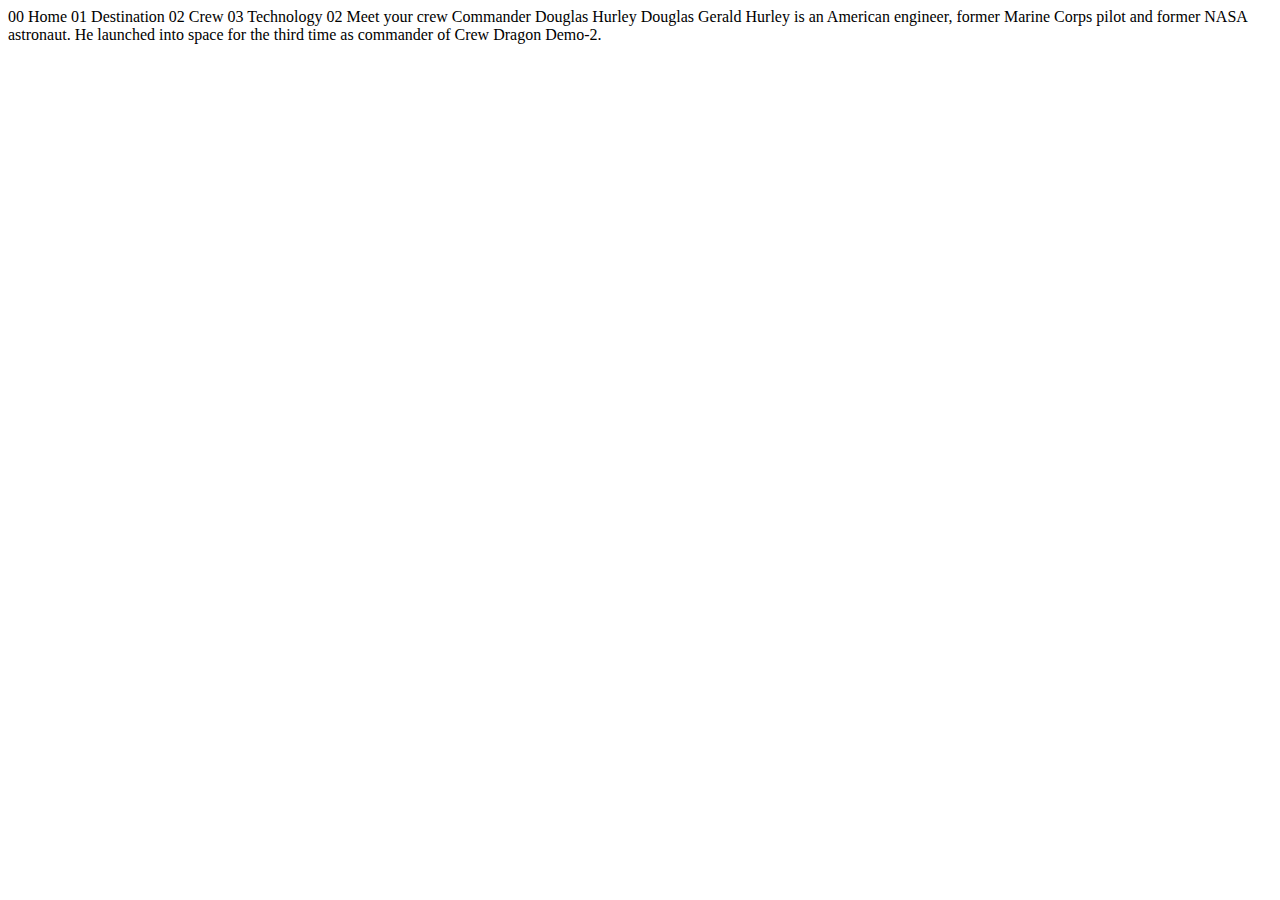
<file: starter-code/crew-commander.html>
<!DOCTYPE html>
<html lang="en">
<head>
  <meta charset="UTF-8">
  <meta name="viewport" content="width=device-width, initial-scale=1.0">

  <link rel="icon" type="image/png" sizes="32x32" href="./assets/favicon-32x32.png">
  
  <title>Frontend Mentor | Space tourism website</title>
</head>
<body>

  00 Home
  01 Destination
  02 Crew
  03 Technology

  02 Meet your crew

  Commander
  Douglas Hurley

  Douglas Gerald Hurley is an American engineer, former Marine Corps pilot 
  and former NASA astronaut. He launched into space for the third time as 
  commander of Crew Dragon Demo-2.
</body>
</html>
</file>
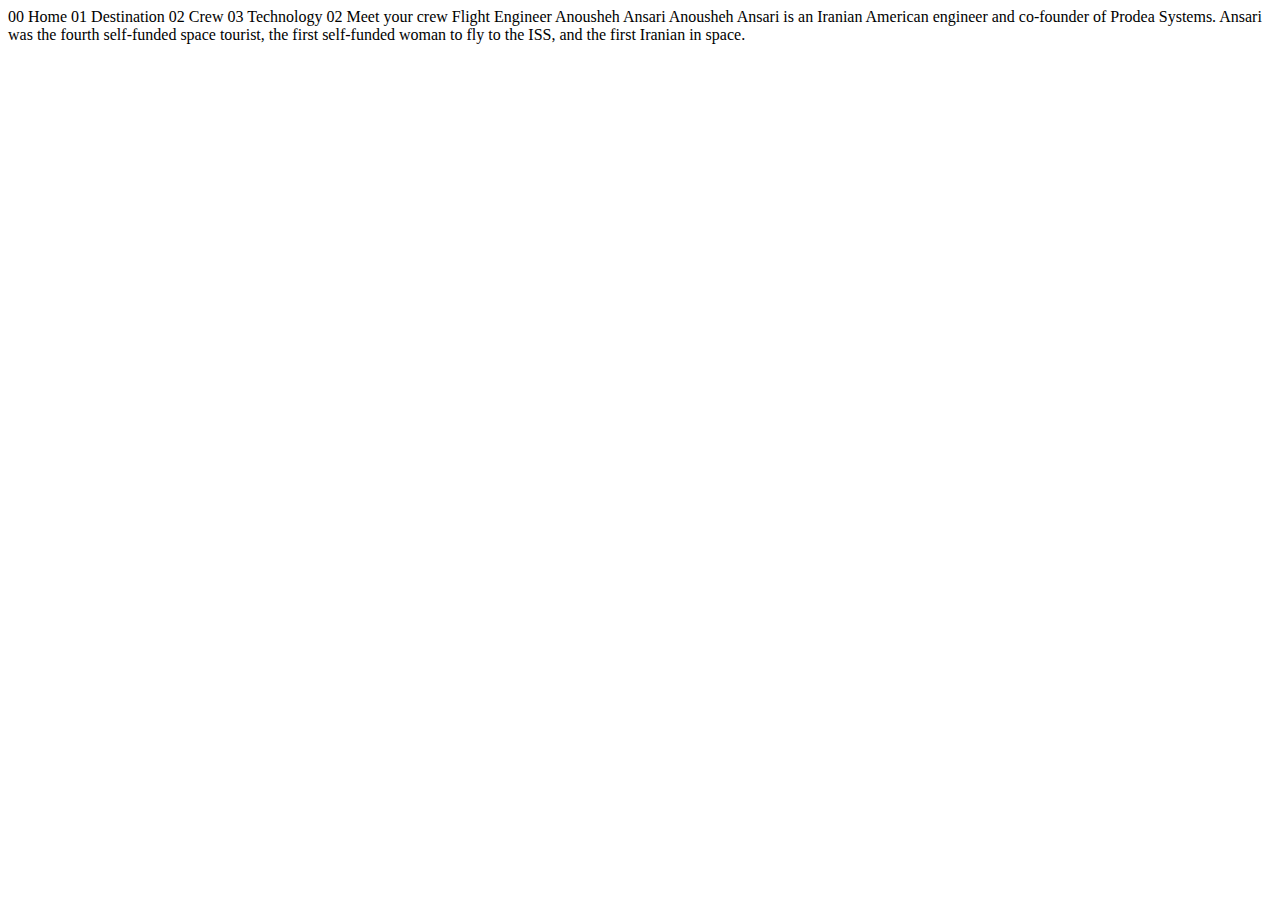
<file: starter-code/crew-engineer.html>
<!DOCTYPE html>
<html lang="en">
<head>
  <meta charset="UTF-8">
  <meta name="viewport" content="width=device-width, initial-scale=1.0">

  <link rel="icon" type="image/png" sizes="32x32" href="./assets/favicon-32x32.png">
  
  <title>Frontend Mentor | Space tourism website</title>
</head>
<body>

  00 Home
  01 Destination
  02 Crew
  03 Technology

  02 Meet your crew

  Flight Engineer
  Anousheh Ansari

  Anousheh Ansari is an Iranian American engineer and co-founder of Prodea Systems. 
  Ansari was the fourth self-funded space tourist, the first self-funded woman to 
  fly to the ISS, and the first Iranian in space. 
</body>
</html>
</file>
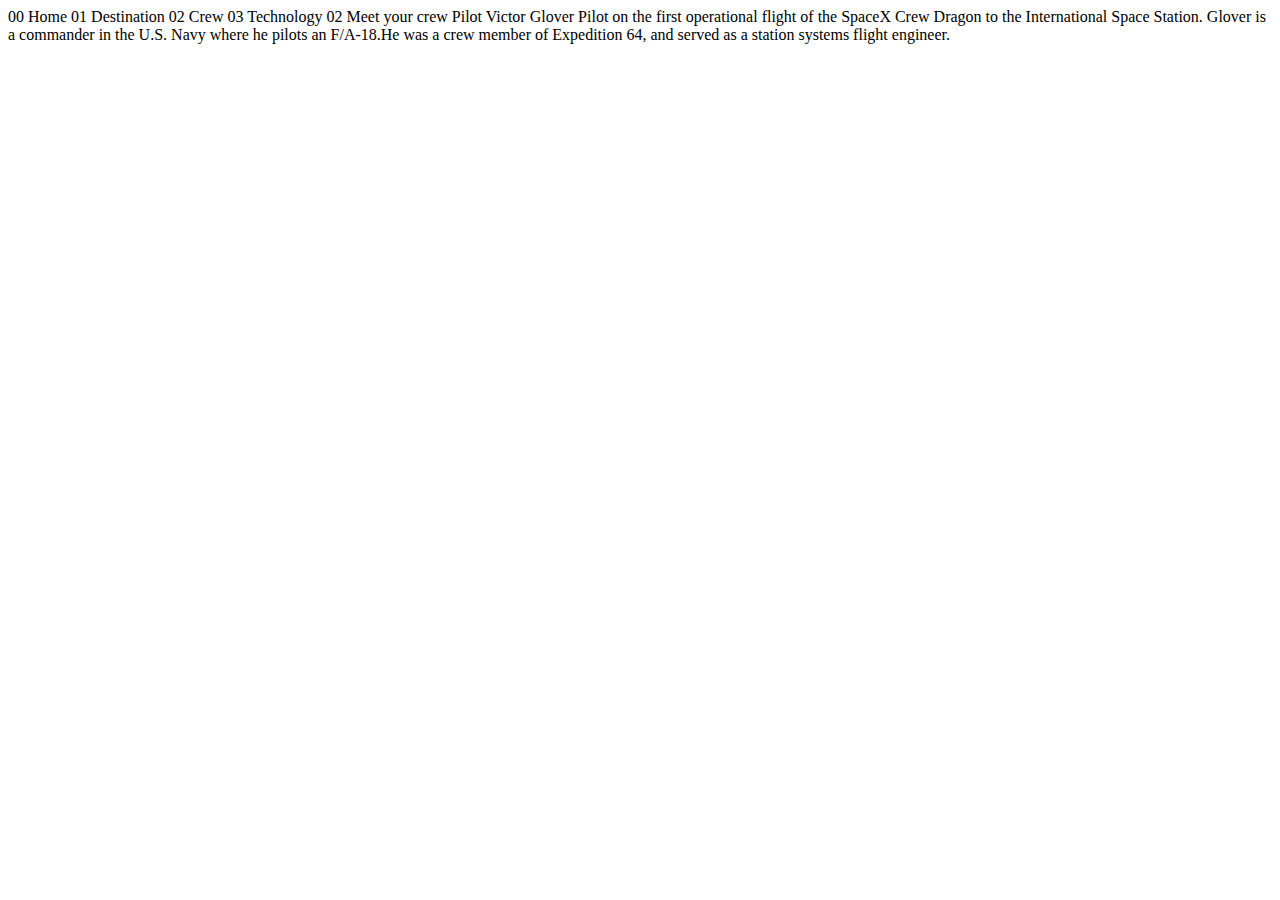
<file: starter-code/crew-pilot.html>
<!DOCTYPE html>
<html lang="en">
<head>
  <meta charset="UTF-8">
  <meta name="viewport" content="width=device-width, initial-scale=1.0">

  <link rel="icon" type="image/png" sizes="32x32" href="./assets/favicon-32x32.png">
  
  <title>Frontend Mentor | Space tourism website</title>
</head>
<body>

  00 Home
  01 Destination
  02 Crew
  03 Technology

  02 Meet your crew

  Pilot
  Victor Glover

  Pilot on the first operational flight of the SpaceX Crew Dragon to the 
  International Space Station. Glover is a commander in the U.S. Navy where 
  he pilots an F/A-18.He was a crew member of Expedition 64, and served as a 
  station systems flight engineer. 
</body>
</html>
</file>
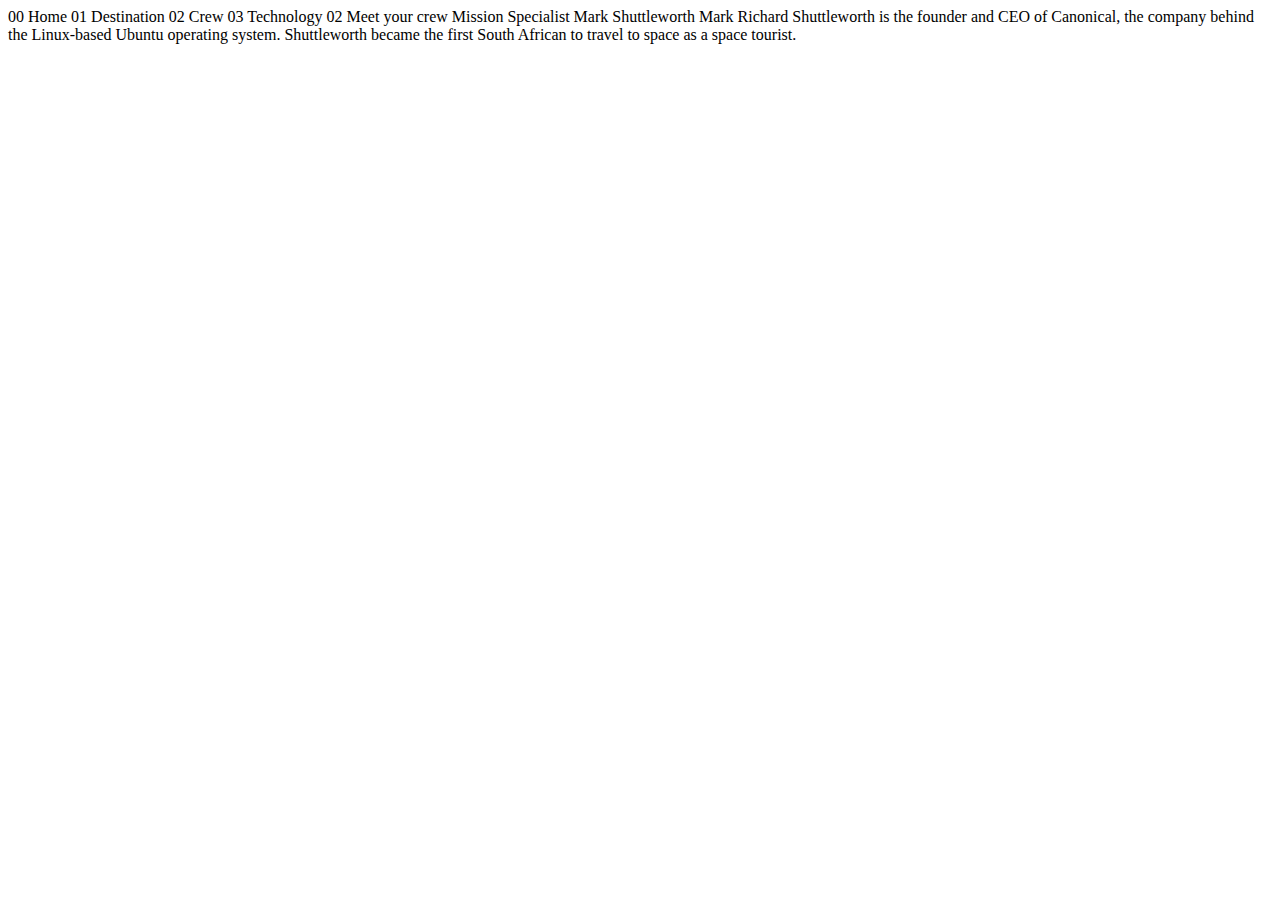
<file: starter-code/crew-specialist.html>
<!DOCTYPE html>
<html lang="en">
<head>
  <meta charset="UTF-8">
  <meta name="viewport" content="width=device-width, initial-scale=1.0">

  <link rel="icon" type="image/png" sizes="32x32" href="./assets/favicon-32x32.png">
  
  <title>Frontend Mentor | Space tourism website</title>
</head>
<body>

  00 Home
  01 Destination
  02 Crew
  03 Technology

  02 Meet your crew

  Mission Specialist
  Mark Shuttleworth

  Mark Richard Shuttleworth is the founder and CEO of Canonical, the company behind 
  the Linux-based Ubuntu operating system. Shuttleworth became the first South 
  African to travel to space as a space tourist.
</body>
</html>
</file>
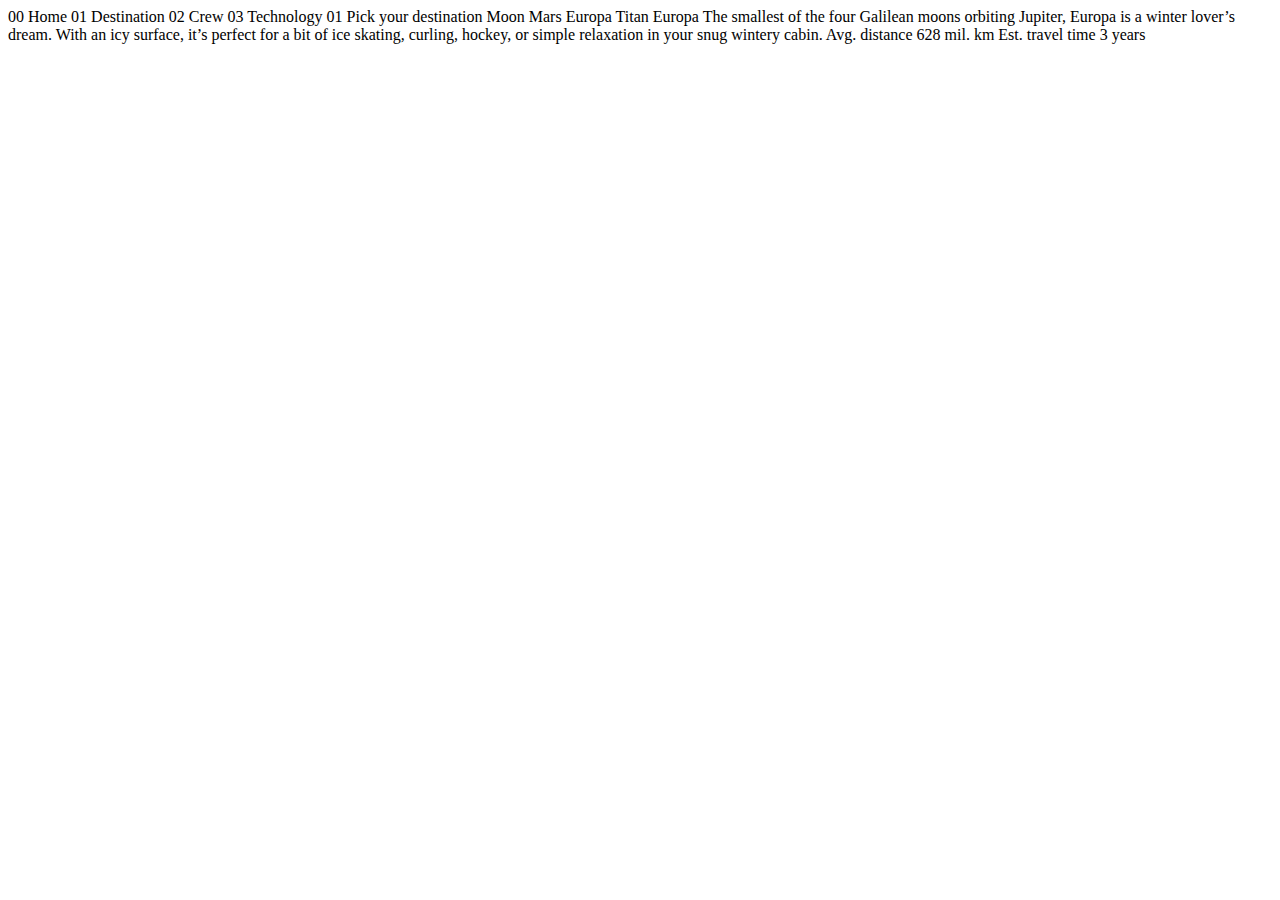
<file: starter-code/destination-europa.html>
<!DOCTYPE html>
<html lang="en">
<head>
  <meta charset="UTF-8">
  <meta name="viewport" content="width=device-width, initial-scale=1.0">

  <link rel="icon" type="image/png" sizes="32x32" href="./assets/favicon-32x32.png">
  
  <title>Frontend Mentor | Space tourism website</title>
</head>
<body>

  00 Home
  01 Destination
  02 Crew
  03 Technology

  01 Pick your destination

  Moon
  Mars
  Europa
  Titan

  Europa

  The smallest of the four Galilean moons orbiting Jupiter, Europa is a 
  winter lover’s dream. With an icy surface, it’s perfect for a bit of 
  ice skating, curling, hockey, or simple relaxation in your snug 
  wintery cabin.

  Avg. distance
  628 mil. km

  Est. travel time
  3 years
</body>
</html>
</file>
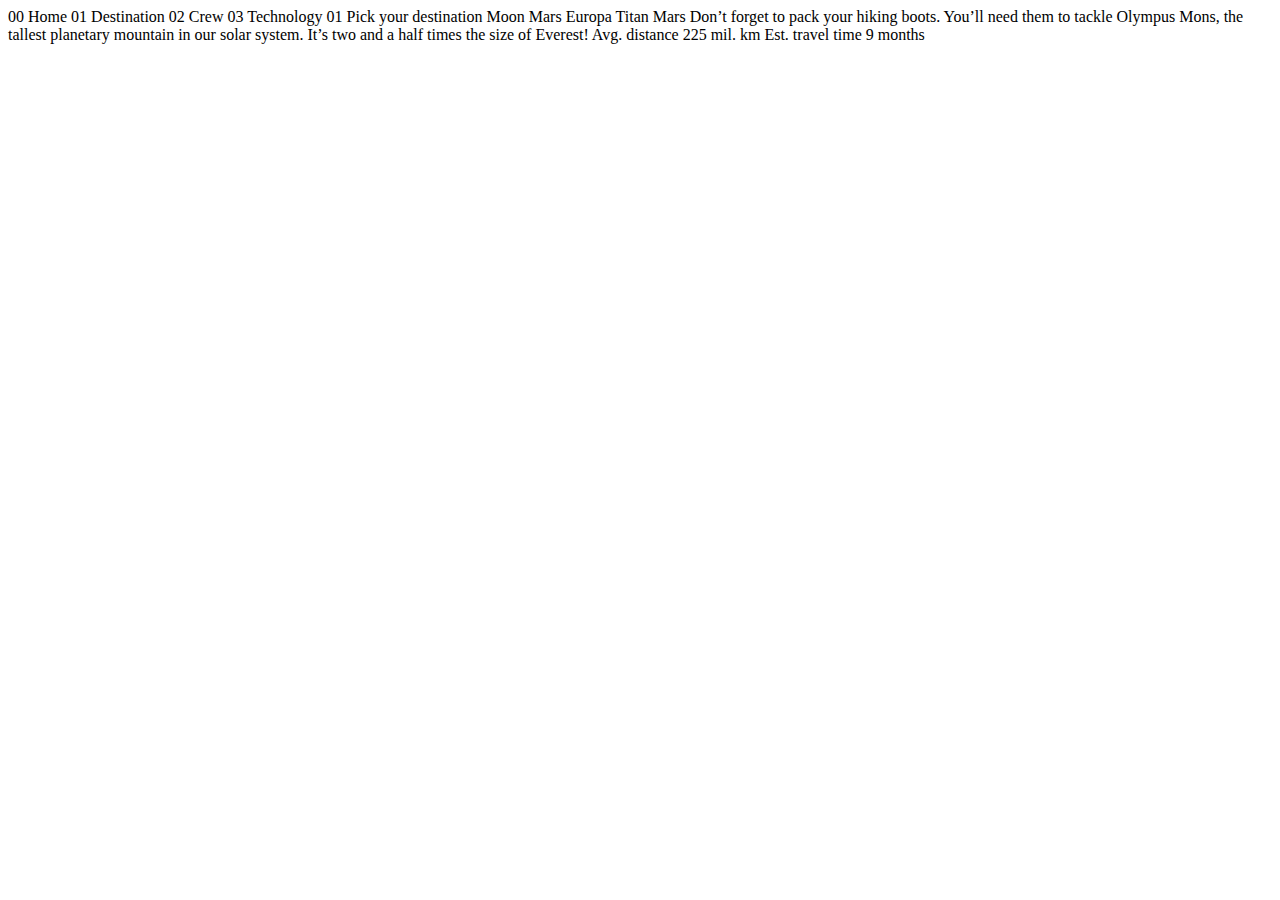
<file: starter-code/destination-mars.html>
<!DOCTYPE html>
<html lang="en">
<head>
  <meta charset="UTF-8">
  <meta name="viewport" content="width=device-width, initial-scale=1.0">

  <link rel="icon" type="image/png" sizes="32x32" href="./assets/favicon-32x32.png">
  
  <title>Frontend Mentor | Space tourism website</title>
</head>
<body>

  00 Home
  01 Destination
  02 Crew
  03 Technology

  01 Pick your destination

  Moon
  Mars
  Europa
  Titan

  Mars

  Don’t forget to pack your hiking boots. You’ll need them to tackle Olympus Mons, 
  the tallest planetary mountain in our solar system. It’s two and a half times 
  the size of Everest!

  Avg. distance
  225 mil. km

  Est. travel time
  9 months
</body>
</html>
</file>
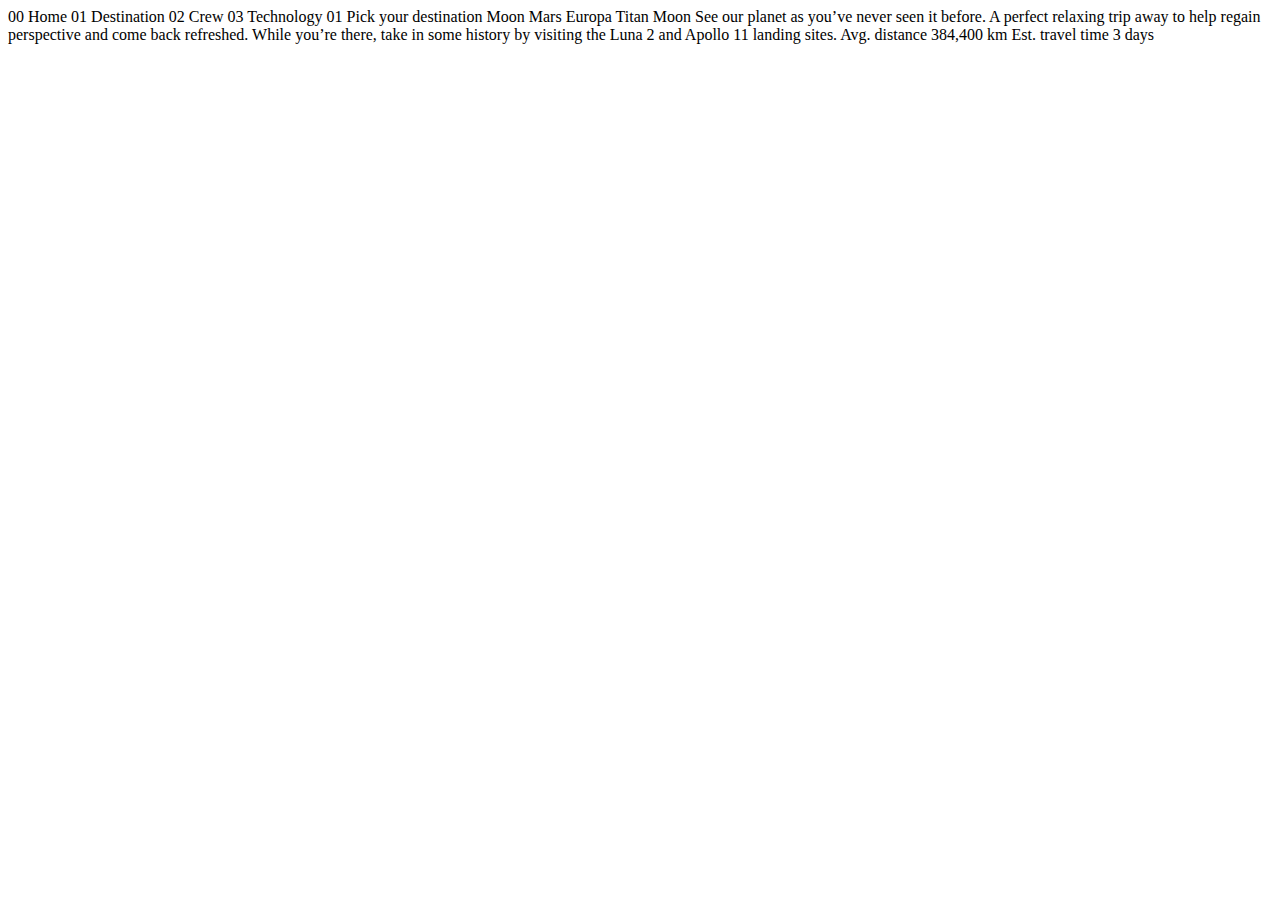
<file: starter-code/destination-moon.html>
<!DOCTYPE html>
<html lang="en">
<head>
  <meta charset="UTF-8">
  <meta name="viewport" content="width=device-width, initial-scale=1.0">

  <link rel="icon" type="image/png" sizes="32x32" href="./assets/favicon-32x32.png">
  
  <title>Frontend Mentor | Space tourism website</title>
</head>
<body>

  00 Home
  01 Destination
  02 Crew
  03 Technology

  01 Pick your destination

  Moon
  Mars
  Europa
  Titan

  Moon

  See our planet as you’ve never seen it before. A perfect relaxing trip away to help 
  regain perspective and come back refreshed. While you’re there, take in some history 
  by visiting the Luna 2 and Apollo 11 landing sites.

  Avg. distance
  384,400 km

  Est. travel time
  3 days
</body>
</html>
</file>
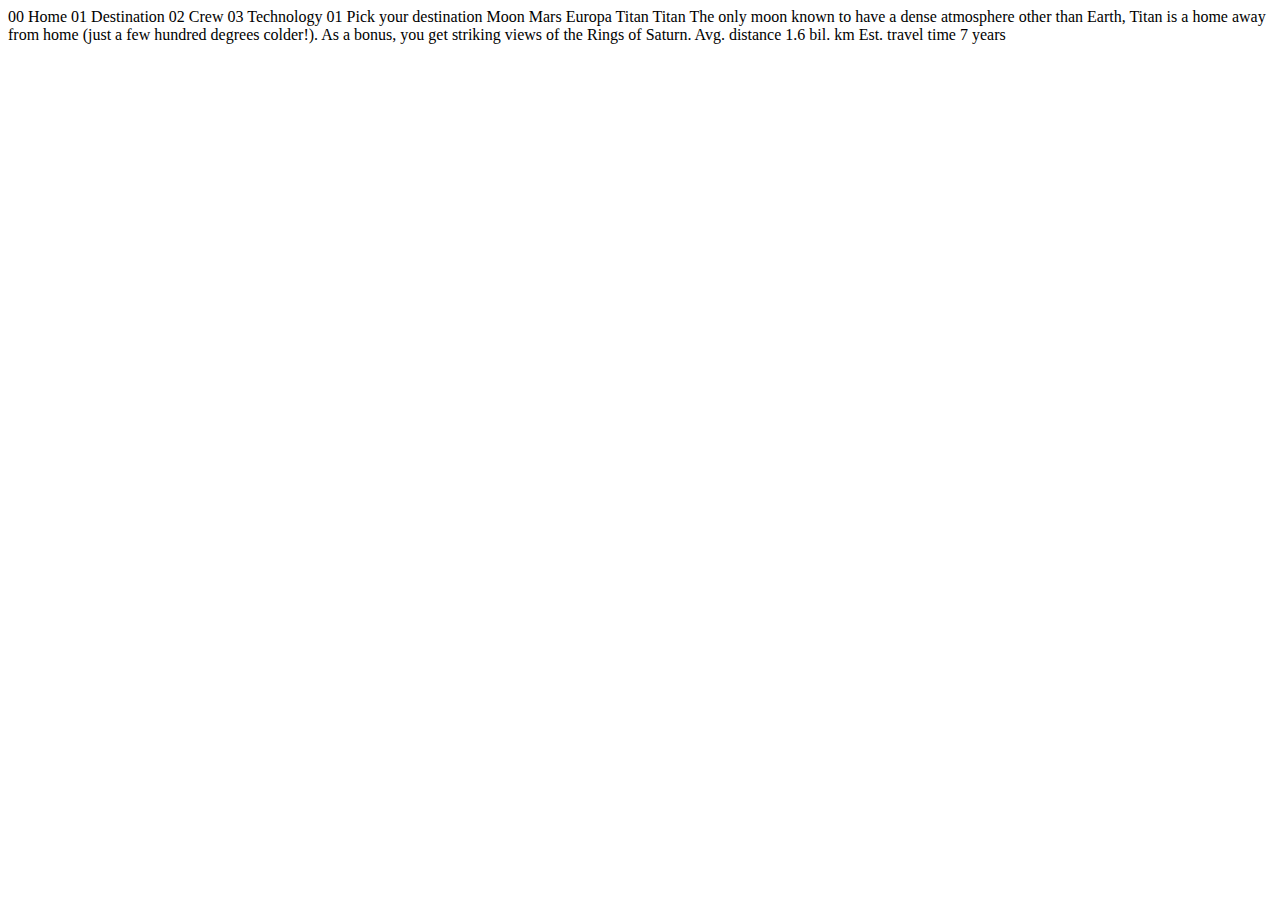
<file: starter-code/destination-titan.html>
<!DOCTYPE html>
<html lang="en">
<head>
  <meta charset="UTF-8">
  <meta name="viewport" content="width=device-width, initial-scale=1.0">

  <link rel="icon" type="image/png" sizes="32x32" href="./assets/favicon-32x32.png">
  
  <title>Frontend Mentor | Space tourism website</title>
</head>
<body>

  00 Home
  01 Destination
  02 Crew
  03 Technology

  01 Pick your destination

  Moon
  Mars
  Europa
  Titan

  Titan

  The only moon known to have a dense atmosphere other than Earth, Titan 
  is a home away from home (just a few hundred degrees colder!). As a 
  bonus, you get striking views of the Rings of Saturn.

  Avg. distance
  1.6 bil. km

  Est. travel time
  7 years
</body>
</html>
</file>
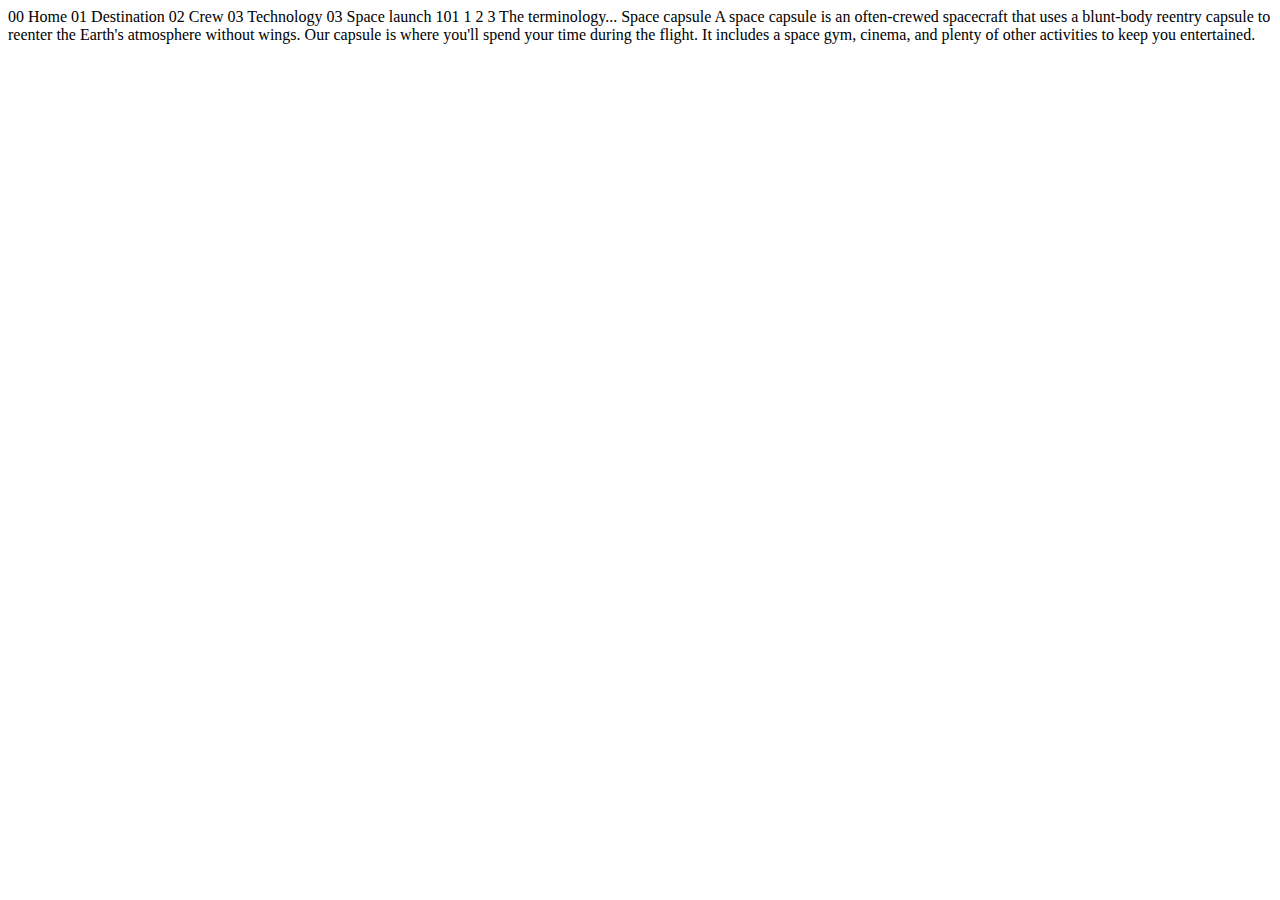
<file: starter-code/technology-capsule.html>
<!DOCTYPE html>
<html lang="en">
<head>
  <meta charset="UTF-8">
  <meta name="viewport" content="width=device-width, initial-scale=1.0">

  <link rel="icon" type="image/png" sizes="32x32" href="./assets/favicon-32x32.png">
  
  <title>Frontend Mentor | Space tourism website</title>
</head>
<body>

  00 Home
  01 Destination
  02 Crew
  03 Technology

  03 Space launch 101

  1
  2
  3

  The terminology...
  Space capsule

  A space capsule is an often-crewed spacecraft that uses a blunt-body reentry 
  capsule to reenter the Earth's atmosphere without wings. Our capsule is where 
  you'll spend your time during the flight. It includes a space gym, cinema, 
  and plenty of other activities to keep you entertained.
</body>
</html>
</file>
<file: index.css>
/* -------------------- */
/* Breakpoints          */
/* -------------------- */

/* Media queries breakpoints */

/* 47rem = 752px -- mobile -> tablet */
/* 60rem = 960px -- tablet -> desktop */

/* Fluid min -> max viewport sizes */

/* (m) mobile -> (t) tablet */
/* 25rem = 400px */
/* 45rem = 720px */

/* (t) tablet -> (d) desktop */
/* 50rem = 800px */
/* 80rem = 1280px */

/* -------------------- */
/* Custom properties    */
/* -------------------- */

:root {
  /* colors */
  --clr-dark: 230 35% 7%; /* blue-900 / #0B0D17 / hsl(230 35% 7%) / rgb(11 13 23) */
  --clr-light: 231 77% 90%; /* blue-300 / #D0D6F9 / hsl(231 77% 90%) / rgb(208 214 249) */
  --clr-white: 0 0% 100%; /* white / #FFFFFF / hsl(0 0% 100%) / rgb(255 255 255) */

  /* font-sizes */
  --fs-900: clamp(5rem, 0rem + 20vw, 9rem); /* (m) 80px -> (t) 144px */
  --fs-800: 3.5rem; /* 56px */
  --fs-700: 1.5rem; /* 24px */
  --fs-600: 1rem; /* 16px */
  --fs-500: 1rem; /* 16px */
  --fs-400: 0.9375rem; /* 15px */
  --fs-300: 1rem; /* 16px */
  --fs-200: 0.875rem; /* 14px */

  /* font-families */
  --ff-serif: "Bellefair", serif;
  --ff-sans-cond: "Barlow Condensed", sans-serif;
  --ff-sans-normal: "Barlow", sans-serif;
}

/* Tablet */
@media (min-width: 47rem) {
  :root {
    --fs-800: 5rem; /* 80px */
    --fs-700: 2.5rem; /* 40px */
    --fs-600: 1.5rem; /* 24px */
    --fs-500: 1.25rem; /* 20px */
    --fs-400: 1rem; /* 16px */
  }
}

/* Desktop */
@media (min-width: 60rem) {
  :root {
    /* font-sizes */
    --fs-800: 6.25rem; /* 100px */
    --fs-700: 3.5rem; /* 56px */
    --fs-600: 2rem; /* 32px */
    --fs-500: 1.75rem; /* 28px */
    --fs-400: 1.125rem; /* 18px */
  }
}

/* -------------------- */
/* Reset                */
/* -------------------- */

/* Box sizing */
*,
*::before,
*::after {
  box-sizing: border-box;
}

/* Reset margins */
body,
h1,
h2,
h3,
h4,
h5,
p,
figure,
picture {
  margin: 0;
}

h1,
h2,
h3,
h4,
h5,
p {
  font-weight: 400;
}

/* set up the body */
body {
  font-family: var(--ff-sans-normal);
  font-size: var(--fs-400);
  color: hsl(var(--clr-white));
  background-color: hsl(var(--clr-dark));
  line-height: 1.8;
  min-height: 100vh;
  min-width: 20rem; /* 320px */

  display: grid;
  grid-template-rows: min-content 1fr;

  overflow-x: hidden;
}

/* make images easier to work with */
img,
picture {
  max-width: 100%;
  display: block;
}

/* make form elements easier to work with */
input,
button,
textarea,
select {
  font: inherit;
}

/* remove animations for people who have turned them off */
@media (prefers-reduced-motion: reduce) {
  *,
  *::before,
  *::after {
    animation-duration: 0.01ms !important;
    animation-iteration-count: 1 !important;
    transition-duration: 0.01ms !important;
    scroll-behavior: auto !important;
  }
}

/* make sure hidden elements actually get hidden */
[hidden] {
  display: none;
}

/* -------------------- */
/* Utility classes      */
/* -------------------- */

.flex {
  --column-gap: var(--gap, 1rem);
  --row-gap: var(--gap, 1rem);
  display: flex;
  column-gap: var(--column-gap);
  row-gap: var(--row-gap);
}

.grid {
  --column-gap: var(--gap, 1rem);
  --row-gap: var(--gap, 1rem);
  display: grid;
  column-gap: var(--column-gap);
  row-gap: var(--row-gap);
}

.d-block {
  display: block;
}

.flow > *:where(:not(:first-child)) {
  margin-block-start: var(--flow-space, 1rem);
}

.flow--space-small {
  --flow-space: 0.75rem;
}

.container {
  padding-inline: 2em;
  margin-inline: auto;
  max-width: 80rem;
}

.sr-only {
  position: absolute;
  width: 1px;
  height: 1px;
  padding: 0;
  margin: -1px;
  overflow: hidden;
  clip: rect(0, 0, 0, 0);
  clip-path: inset(50%);
  white-space: nowrap;
  border: 0;
}

.skip-to-content {
  position: absolute;
  z-index: 9999;
  background: hsl(var(--clr-white));
  color: hsl(var(--clr-dark));
  padding: 0.5em 1em;
  margin-inline: auto;
  transform: translateY(-100%);
  transition: transform 250ms ease-in;
}

.skip-to-content:focus {
  transform: translateY(0);
}

/* colors */

.bg-transparent {
  background-color: transparent;
}

.bg-dark {
  background-color: hsl(var(--clr-dark));
}

.bg-accent {
  background-color: hsl(var(--clr-light));
}

.bg-white {
  background-color: hsl(var(--clr-white));
}

.text-dark {
  color: hsl(var(--clr-dark));
}

.text-accent {
  color: hsl(var(--clr-light));
}

.text-white {
  color: hsl(var(--clr-white));
}

/* typography */

.ff-serif {
  font-family: var(--ff-serif);
}

.ff-sans-cond {
  font-family: var(--ff-sans-cond);
}

.ff-sans-normal {
  font-family: var(--ff-sans-normal);
}

.letter-spacing-0 {
  letter-spacing: 0px;
}

.letter-spacing-1 {
  letter-spacing: 4.75px;
}

.letter-spacing-2 {
  letter-spacing: 2.7px;
}

.letter-spacing-3 {
  letter-spacing: 2.35px;
}

.uppercase {
  text-transform: uppercase;
}

.fs-900 {
  font-size: var(--fs-900);
}

.fs-800 {
  font-size: var(--fs-800);
}

.fs-700 {
  font-size: var(--fs-700);
}

.fs-600 {
  font-size: var(--fs-600);
}

.fs-500 {
  font-size: var(--fs-500);
}

.fs-400 {
  font-size: var(--fs-400);
}

.fs-300 {
  font-size: var(--fs-300);
}

.fs-200 {
  font-size: var(--fs-200);
}

.fs-900,
.fs-800,
.fs-700,
.fs-600 {
  line-height: 1.1;
}

.numbered-title {
  font-family: var(--ff-sans-cond);
  font-size: var(--fs-500);
  letter-spacing: 4px;
  text-transform: uppercase;
}

.numbered-title > span {
  margin-inline-end: 1.75rem;
  font-weight: 700;
  color: hsl(var(--clr-white) / 0.25);
  letter-spacing: 4.72px;
}

/* -------------------- */
/* Components           */
/* -------------------- */

/* underline indicators */

.underline-indicators {
  list-style: none;
  margin: 0;
  padding: 0;
}

.underline-indicators a,
.underline-indicators button {
  display: block;
  cursor: pointer;
  padding: var(--underline-gap, 0.5rem) 0;
  text-decoration: none;
}

.underline-indicators > * {
  border: 0;
  border-bottom: 3px solid hsl(var(--clr-white) / 0);
}

.underline-indicators > *:hover,
.underline-indicators > *:focus {
  border-color: hsl(var(--clr-white) / 0.5);
}

.underline-indicators > .active,
.underline-indicators > [aria-selected="true"] {
  color: hsl(var(--clr-white));
  border-color: hsl(var(--clr-white) / 1);
}

/* navigation list */

.navigation-list {
  --underline-gap: 2rem;
  --column-gap: 3rem;
  --row-gap: 2rem;
}

.navigation-list a > span {
  margin-inline-end: 0.75rem;
  font-weight: 700;
  letter-spacing: 2.7px;
}

@media (max-width: 47rem) {
  .navigation-list {
    flex-direction: column;
  }

  .underline-indicators a,
  .underline-indicators button {
    padding-block: 0;
  }

  .navigation-list > * {
    border: 0;
    border-inline-end: 3px solid hsl(var(--clr-white) / 0);
  }
}

/* tabs list */

.tab-list {
  --gap: 2rem;
}

/* dot indicators */

.dot-indicators > * {
  cursor: pointer;
  border: 0;
  border-radius: 50%;
  aspect-ratio: 1;
  height: var(--tab-height, 0.625rem);
  padding: 0;
  background-color: hsl(var(--clr-white) / 0.25);
}

.dot-indicators > *:hover,
.dot-indicators > *:focus {
  background-color: hsl(var(--clr-white) / 0.5);
}

.dot-indicators > [aria-selected="true"] {
  background-color: hsl(var(--clr-white) / 1);
}

/* number indicators */

.number-indicators > * {
  cursor: pointer;
  border: 1px solid hsl(var(--clr-white) / 0.25);
  border-radius: 50%;
  aspect-ratio: 1;
  height: var(--tab-height, 2.5rem);
  padding: 0;
}

.number-indicators > *:hover,
.number-indicators > *:focus {
  border-color: hsl(var(--clr-white) / 1);
}

.number-indicators > [aria-selected="true"] {
  color: hsl(var(--clr-dark));
  background-color: hsl(var(--clr-white) / 1);
}

/* display button */

.display-button {
  position: relative;
  display: inline-grid;
  z-index: 1;
  place-items: center;
  border-radius: 50%;
  aspect-ratio: 1;
  height: var(--button-size, 9rem);
  font-size: var(--button-font-size, 1.125rem);
  text-decoration: none;
}

.display-button::after {
  content: "";
  position: absolute;
  z-index: -1;
  background: hsl(var(--clr-white) / 0.15);
  width: 100%;
  height: 100%;
  border-radius: 50%;
  opacity: 0;
  transition: opacity 500ms linear, transform 750ms ease-in-out;
}

.display-button:hover::after,
.display-button:focus::after {
  opacity: 1;
  transform: scale(1.5);
}

/* -------------------- */
/* Components (cont.)   */
/* -------------------- */

/* primary-header */

.primary-header {
  --gap: 0;
  padding-block: 1.5rem;
  grid-template-columns: auto 1fr auto;
  justify-content: space-between;
  align-items: center;

  width: min(1440px, 100%);
  margin-inline: auto;
}

.logo {
  flex: 0 0 max-content;
  height: 2.5rem; /* (m) 40px -> (t) 48px */
  padding-inline: 1.5rem; /* (m) 24px -> (t) 40px -> (d) 64px */
  width: calc(2.5rem + 2 * 1.5rem);
}

.logo > img {
  aspect-ratio: 1;
  height: 100%;
  width: auto;
}

.primary-header > nav {
  width: 100%;
}

.primary-navigation {
  --gap: 3rem;
  --underline-gap: 2rem;
  background: hsl(var(--clr-dark) / 0.95);
}

@supports (backdrop-filter: blur(80px)) or (-webkit-backdrop-filter: blur(80px)) {
  .primary-navigation {
    background: hsl(var(--clr-white) / 0.05);
    -webkit-backdrop-filter: blur(80px);
    backdrop-filter: blur(80px);
  }
}

.mobile-nav-toggle {
  display: none;
}

@media (max-width: 47rem) {
  .primary-navigation {
    --underline-gap: 0.5rem;
    position: fixed;
    z-index: 1000;
    height: 100vb;
    width: 70vi;
    top: 0;
    left: 100%;
    padding-block: min(20rem, 15vh);
    padding-inline: 2rem 0;
    transition: transform 500ms ease-in-out;
  }

  .primary-navigation[data-visible="true"] {
    transform: translateX(-100%);
  }

  .mobile-nav-toggle {
    display: block;
    position: absolute;
    z-index: 2000;
    right: 1.5rem;
    top: 1.5rem;
    background: transparent;
    background-image: url(assets/shared/icon-hamburger.svg);
    background-repeat: no-repeat;
    background-position: center;
    width: 1.5rem;
    height: 2.5rem;
    /* aspect-ratio: 1; */
    border: 0;
  }

  .mobile-nav-toggle[aria-expanded="true"] {
    background-image: url(assets/shared/icon-close.svg);
  }

  .mobile-nav-toggle:focus-visible {
    outline: 5px solid white;
    outline-offset: 5px;
  }
}

@media (min-width: 47rem) {
  .primary-header {
    padding-block: 0;
  }

  .logo {
    height: 3rem; /* (m) 40px -> (t) 48px */
    padding-inline: 2.5rem; /* (m) 24px -> (t) 40px -> (d) 64px */
  }

  .primary-navigation {
    min-width: 30.5rem; /* (t) 488px -> (d) 664px */
    padding-inline: 2.5rem; /* (t) 40px -> (d) 64px */
    justify-content: end;
  }
}

@media (min-width: 60rem) {
  .primary-header {
    padding-block-start: 2.5rem;
  }

  .logo {
    padding-inline: 4rem; /* (m) 24px -> (t) 40px -> (d) 64px */
  }

  .primary-header::after {
    content: "";
    display: block;
    position: relative;
    height: 1px;
    width: 100%;
    margin-right: -2rem;
    background: hsl(var(--clr-white) / 0.25);
    order: 1;
    z-index: 999;
  }

  nav {
    order: 2;
  }

  .primary-navigation {
    min-width: 46rem; /* (t) 488px -> (d) 736px */
    padding-inline: 4rem; /* (t) 40px -> (d) 64px */
  }
}

/* ------------------------------ */
/* Page specific background       */
/* ------------------------------ */

body {
  background-size: cover;
  background-position: bottom center;
  background-repeat: no-repeat;
}

/* home */

.home {
  background-image: url(assets/home/background-home-mobile.jpg);
}

@media (min-width: 47rem) {
  .home {
    background-position: center center;
    background-image: url(assets/home/background-home-tablet.jpg);
  }
}

@media (min-width: 60rem) {
  .home {
    background-image: url(assets/home/background-home-desktop.jpg);
  }
}

/* destination */

.destination {
  background-image: url(assets/destination/background-destination-mobile.jpg);
}

@media (min-width: 47rem) {
  .destination {
    background-position: center center;
    background-image: url(assets/destination/background-destination-tablet.jpg);
  }
}

@media (min-width: 60rem) {
  .destination {
    background-image: url(assets/destination/background-destination-desktop.jpg);
  }
}

/* crew */

.crew {
  background-image: url(assets/crew/background-crew-mobile.jpg);
}

@media (min-width: 47rem) {
  .crew {
    background-position: center center;
    background-image: url(assets/crew/background-crew-tablet.jpg);
  }
}

@media (min-width: 60rem) {
  .crew {
    background-image: url(assets/crew/background-crew-desktop.jpg);
  }
}

/* technology */

.technology {
  background-image: url(assets/technology/background-technology-mobile.jpg);
}

@media (min-width: 47rem) {
  .technology {
    background-position: center center;
    background-image: url(assets/technology/background-technology-tablet.jpg);
  }
}

@media (min-width: 60rem) {
  .technology {
    background-image: url(assets/technology/background-technology-desktop.jpg);
  }
}

/* -------------------- */
/* Layout               */
/* -------------------- */

.max-container {
  width: 100%;
  max-width: 1440px;
  margin-inline: auto;
}

.base-container {
  padding: 1.5rem; /* (m) 24px -> (t) 40px -> (d) 64px */
  width: min(100%, var(--max-width, calc(1110px + 2 * 4rem)));
  margin-inline: auto;
}

.page-title {
  text-align: center;
  margin-block-end: 1.5rem;
}

.page-content {
  --gap: 2rem;
  text-align: center;
  place-items: center;
}

.numbered-title {
  grid-area: title;
}

/* home layout */

.home .page-content {
  --gap: 0;
}

.home .page-content .page-content__text {
  max-width: 512px;
}

.home .page-content .page-content__image {
  padding-block: 119px;
}

.home h1 {
  line-height: 1.1;
}

.home h1 > span {
  margin-block: 1.5rem;
}

/* destination layout */

.destination .page-content .page-content__image {
  padding: 26px 88.5px;
}

.destination .page-content .page-content__image img {
  max-width: 300px;
  width: 100%;
  height: auto;
}

.destination .page-content .page-content__text {
  max-width: 514px;
}

.destination .base-container .tab-list {
  justify-content: center;
  margin-block-end: 1.5rem; /* (m/t) 24px -> (d) 40px */
}

.destination-meta {
  flex-direction: column;
  margin-block-start: 1.5rem; /* (m/t) 24px -> (d) 40px */
  border-block-start: 1px solid hsl(var(--clr-white) / 0.25);
  padding-block-start: 1.5rem; /* (m/t) 24px -> (d) 40px */
}

.destination-meta p {
  font-size: 1.75rem;
}

/* crew layout */

.crew .page-content .page-content__text {
  max-width: 512px;
}

.crew-details {
  --flow-space: 1.5rem;
  min-height: 245px;
  margin-block-start: 2.5rem; /* (m) 40px -> (d) 0px */
}

.crew-details h2 {
  color: hsl(var(--clr-white) / 0.5);
  margin-block-end: 0.5rem; /* (m) 8px -> (t) 16px */
}

.crew .page-content .dot-indicators {
  justify-content: center;
  margin-block-start: 1.5rem; /* (m/t) 24px -> (d) 40px */
}

.crew .page-content .page-content__image picture {
  mask-image: linear-gradient(
    hsl(var(--clr-light) / 1) 77%,
    hsl(var(--clr-light) / 0)
  );
  mask-mode: alpha;
}

.crew .page-content .page-content__image img {
  width: 100%;
  height: auto;
}

/* technology layout */

.technology .base-container {
  --max-width: 1110px;
  padding-inline: 0;
}

.technology .base-container > .page-title {
  padding-inline: 1.5rem;
}

.technology .page-content .page-content__text {
  max-width: calc(512px + 2 * 1.5rem);
  padding-inline: 1.5rem;
}

.technology .base-container .number-list {
  justify-content: center;
  margin-block-end: 2.5rem; /* (m/t) 40px -> (d) 0px */
  --tab-height: 2.5rem; /* (m) 40px -> (t) 56px -> (d) 80px */
}

.technology-info h2 {
  color: hsl(var(--clr-white) / 0.5);
}

.technology .page-content .page-content__image {
  width: 100%;
  height: 258px; /* (m) 258px -> (t) 357px */
  margin-block-start: 4rem; /* (m/t) 64px -> (d) 0px */
  overflow: hidden;
}

.technology .page-content .page-content__image picture {
  height: 100%;
  width: 100%;
}

.technology .page-content .page-content__image img {
  object-fit: cover;
  object-position: center bottom;
  width: 100%;
  height: 100%;
}

/* layout -- tablet viewport */
@media (min-width: 47rem) {
  .base-container {
    padding: 2.5rem; /* (m) 24px -> (t) 40px -> (d) 64px */
  }

  .page-title {
    text-align: start;
  }

  /* home */

  .home .base-container {
    padding-block: 8rem; /* (m) 24px -> (t) 128px -> (d) 128px */
  }

  .home .page-content {
    min-height: 672px;
    align-content: space-between;
  }

  .home .page-content .page-content__image {
    padding-block: 0;
  }

  .home .display-button {
    --button-size: 17rem;
    --button-font-size: 2rem;
  }

  /* destination */

  .destination .page-content .page-content__image {
    padding: 42px 194px;
  }

  .destination .page-content .page-content__image img {
    max-width: 445px;
  }

  .destination-meta {
    flex-direction: row;
    justify-content: space-evenly;
  }

  /* crew */

  .crew .base-container {
    padding-block-end: 0;
  }

  .crew-details {
    min-height: 231px;
  }

  .crew-details h2 {
    margin-block-end: 1rem; /* (m) 8px -> (t) 16px */
  }

  /* technology */

  .technology .base-container {
    padding-inline: 0;
  }

  .technology .base-container > .page-title {
    padding-inline: 2.5rem;
  }

  .technology .base-container .number-list {
    --tab-height: 3.5rem; /* (m) 40px -> (t) 56px -> (d) 80px */
  }

  .technology .page-content .page-content__image {
    height: 357px; /* (m) 258px -> (t) 357px */
  }
}

/* layout -- desktop viewport */
@media (min-width: 60rem) {
  .base-container {
    padding: 4rem; /* (m) 24px -> (t) 40px -> (d) 64px */
  }

  .page-content {
    text-align: left;
    grid-template-columns: repeat(2, 1fr);
    min-height: 734px;
  }

  /* home */

  .home .base-container {
    padding-block: 8rem; /* (m) 24px -> (t) 128px -> (d) 128px */
  }

  .home .page-content {
    --column-gap: 30px;
    min-height: 632px;
    align-content: end;
  }

  .home .page-content .page-content__text {
    max-width: unset;
  }

  .home .page-content .page-content__image {
    justify-self: end;
  }

  /* destination */

  .destination .base-container .tab-list {
    justify-content: start;
    margin-block-end: 2.5rem; /* (m/t) 24px -> (d) 40px */
  }

  .destination .page-content .page-content__image {
    padding: 0px 29.5px;
    width: 100%;
  }

  .destination .page-content .page-content__image img {
    max-width: unset;
  }

  .destination .page-content .page-content__text {
    max-width: 445px;
  }

  .destination-meta {
    --gap: min(6vw, 6rem);
    justify-content: start;
    margin-block-start: 2.5rem; /* (m/t) 24px -> (d) 40px */
    padding-block-start: 2.5rem; /* (m/t) 24px -> (d) 40px */
  }

  /* crew */

  .crew .page-content .page-content__text {
    max-width: unset;
    height: 100%;
    display: grid;
    grid-template-rows: 1fr min-content;
  }

  .crew-details {
    margin-block-start: 0; /* (m) 40px -> (d) 0px */
    align-self: center;
  }

  .crew .page-content .dot-indicators {
    justify-content: start;
    margin-block-start: 2.5rem; /* (m/t) 24px -> (d) 40px */
    padding-block-end: 3rem; /* (m/t) 0px -> (d) 48px */
    --tab-height: 0.9375rem;
  }

  /* technology */

  .technology .base-container {
    --max-width: calc(1275px + 4rem);
    padding-inline: 4rem 0;
    margin-inline-end: 0;
  }

  .technology .base-container > .page-title {
    padding-inline: 0 4rem;
  }

  .technology .page-content {
    grid-template-columns: 1.04441fr 1fr;
  }

  .technology .page-content .page-content__text {
    max-width: unset;
    padding: 0;
    display: flex;
    align-items: center;
    gap: 4rem;
  }

  .technology .base-container .number-list {
    flex-direction: column;
    margin-block-end: 0; /* (m/t) 40px -> (d) 0px */
    --tab-height: 5rem; /* (m) 40px -> (t) 56px -> (d) 80px */
  }

  .technology .page-content .page-content__image {
    order: 2;
    margin-block-start: 0; /* (m/t) 64px -> (d) 0px */
    height: 600px;
  }
}

/* -------------------- */
/* Design system (only) */
/* -------------------- */

.design-system .numbered-title > span {
  color: hsl(var(--clr-white) / 0.61);
}

.section {
  padding: 4.5rem 5rem;
  max-width: calc(1110px + 2 * 5rem);
  margin-inline: auto;
}

.inner-section {
  border: 1px dashed white;
  margin-block-start: 0.5rem;
  padding: 2rem;
  container-type: inline-size;
}

.subsection__heading {
  padding-block-end: 1.5rem;
  border-block-end: 1px solid hsl(var(--clr-white) / 0.15);
  margin-block-end: 1.5rem;
}

.section-heading > h3 {
  font-weight: 700;
}

.color-swatch {
  padding: 3rem 1rem 1rem;
  border: 1px solid white;
}

.label-value-pair {
  display: flex;
  flex-wrap: wrap;
  gap: var(--pair-gap, 1rem); /* 48px */
}

.label-value-pair :first-child {
  font-weight: 700;
}

.box {
  content: "";
  width: var(--width, 1rem);
  height: var(--height, 2.625rem);
}

.grid-auto-cols {
  --column-width: min(var(--col-min-size, 10rem), 100%);
  grid-template-columns: repeat(auto-fit, minmax(var(--column-width), 1fr));
}

.w-1600 {
  --width: 128px;
}

.w-1200 {
  --width: 96px;
}

.w-1000 {
  --width: 80px;
}

.w-800 {
  --width: 64px;
}

.w-600 {
  --width: 48px;
}

.w-500 {
  --width: 40px;
}

.w-400 {
  --width: 32px;
}

.w-300 {
  --width: 24px;
}

.w-200 {
  --width: 16px;
}

.w-150 {
  --width: 12px;
}

.w-100 {
  --width: 8px;
}

.w-50 {
  --width: 4px;
}

.w-25 {
  --width: 2px;
}
</file>
